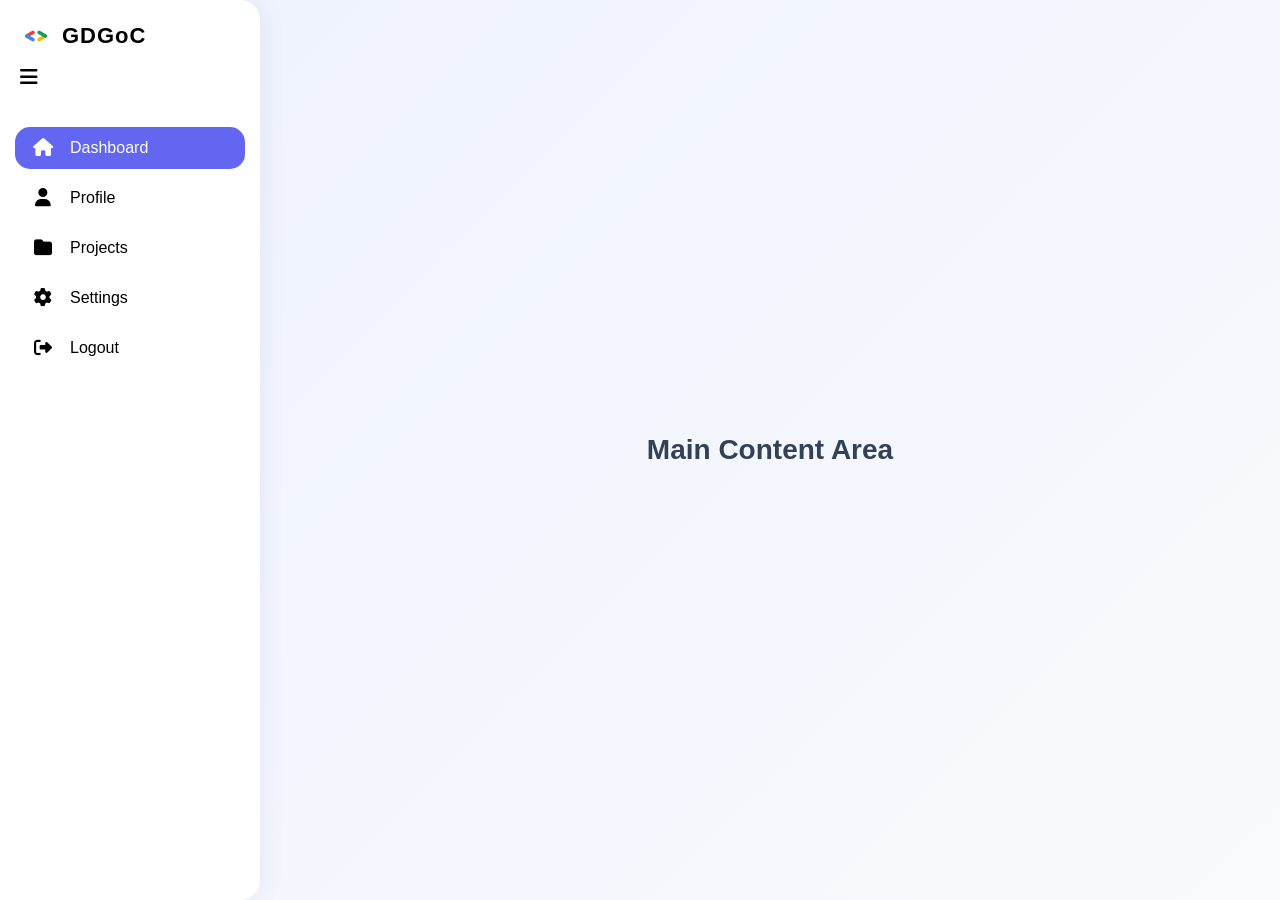
<file: Internship/Level 1/Task 1/index.html>
<!--
HTML Structure for Responsive Sidebar
Description: A responsive sidebar that collapses on desktop and converts to a top bar on mobile
-->
<!DOCTYPE html>
<html lang="en">
<head>
  <!-- Meta tags for character set and viewport settings -->
  <meta charset="UTF-8">
  <meta name="viewport" content="width=device-width, initial-scale=1.0">
  <!-- Page title -->
  <title>Task1|Sidebar</title>
  <!-- Link to external stylesheets -->
  <link rel="stylesheet" href="style.css">
  <link href="https://cdnjs.cloudflare.com/ajax/libs/font-awesome/6.5.0/css/all.min.css" rel="stylesheet">
</head>
<body>

  <!-- Sidebar container with toggle functionality -->
  <div class="sidebar" id="sidebar">
    <div>
      <!-- Top section containing logo and toggle button -->
      <div class="top-section">
        <div class="logo">
          <!-- Logo image from assets folder -->
          <img src="./Assets/logo.png" alt="Logo" class="logo-img">
          <!-- Logo text placeholder -->
          <span class="logo-text">GDGoC</span>
        </div>
        <!-- Toggle button for sidebar collapse/expansion -->
        <button class="toggle-btn" id="toggleBtn">
          <i class="fas fa-bars"></i>
        </button>
      </div>

      <!-- Navigation menu items -->
      <nav>
        <!-- Active navigation item (Dashboard) -->
        <div class="nav-item active">
          <i class="fas fa-home"></i>
          <span class="nav-text">Dashboard</span>
        </div>

        <!-- Profile navigation item -->
        <div class="nav-item">
          <i class="fas fa-user"></i>
          <span class="nav-text">Profile</span>
        </div>

        <!-- Projects navigation item -->
        <div class="nav-item">
          <i class="fas fa-folder"></i>
          <span class="nav-text">Projects</span>
        </div>

        <!-- Settings navigation item -->
        <div class="nav-item">
          <i class="fas fa-cog"></i>
          <span class="nav-text">Settings</span>
        </div>

        <!-- Logout navigation item -->
        <div class="nav-item">
          <i class="fas fa-right-from-bracket"></i>
          <span class="nav-text">Logout</span>
        </div>
      </nav>
    </div>
  </div>

  <!-- Main content area that adjusts based on sidebar state -->
  <div class="main-content">
    Main Content Area
  </div>

  <!-- Link to JavaScript file for interactivity -->
  <script src="script.js"></script>
</body>
</html>
</file>
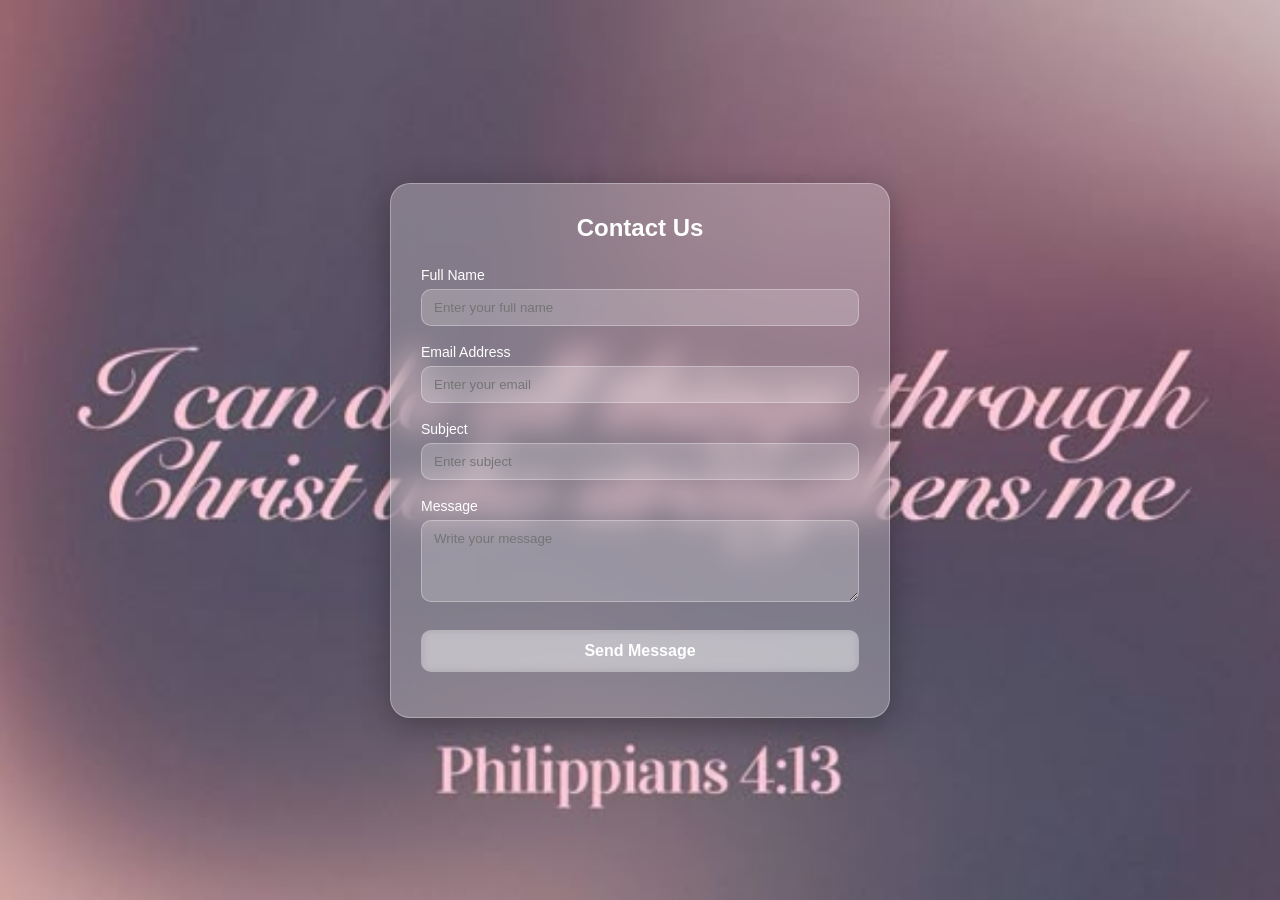
<file: Internship/Level 1/Task 2/index.html>
<!--
Contact Form HTML
Description: A contact form with glass morphism effect and validation
-->
<!DOCTYPE html>
<html lang="en">
<head>
  <!-- Meta tags for character encoding and responsive viewport -->
  <meta charset="UTF-8">
  <meta name="viewport" content="width=device-width, initial-scale=1.0">
  <!-- Page title -->
  <title>Task2|Contact Form</title>
  <!-- Link to external stylesheet for styling -->
  <link rel="stylesheet" href="style.css">
</head>
<body>

  <!-- Container for the form with centered alignment -->
  <div class="container">
    <!-- Glass morphism contact form with validation -->
    <form id="contactForm" class="glass-form" novalidate>
      <!-- Form header -->
      <h2>Contact Us</h2>

      <!-- Full name input group -->
      <div class="input-group">
        <label>Full Name</label>
        <input type="text" id="fullName" placeholder="Enter your full name">
        <small class="error"></small>
      </div>

      <!-- Email input group -->
      <div class="input-group">
        <label>Email Address</label>
        <input type="email" id="email" placeholder="Enter your email">
        <small class="error"></small>
      </div>

      <!-- Subject input group -->
      <div class="input-group">
        <label>Subject</label>
        <input type="text" id="subject" placeholder="Enter subject">
        <small class="error"></small>
      </div>

      <!-- Message text area group -->
      <div class="input-group">
        <label>Message</label>
        <textarea id="message" rows="4" placeholder="Write your message"></textarea>
        <small class="error"></small>
      </div>

      <!-- Submit button for form submission -->
      <button type="submit" class="submit-btn">Send Message</button>
      <!-- Success message display area -->
      <p id="successMessage" class="success"></p>
    </form>
  </div>

  <!-- Link to JavaScript file for form validation -->
  <script src="script.js"></script>
</body>
</html>
</file>
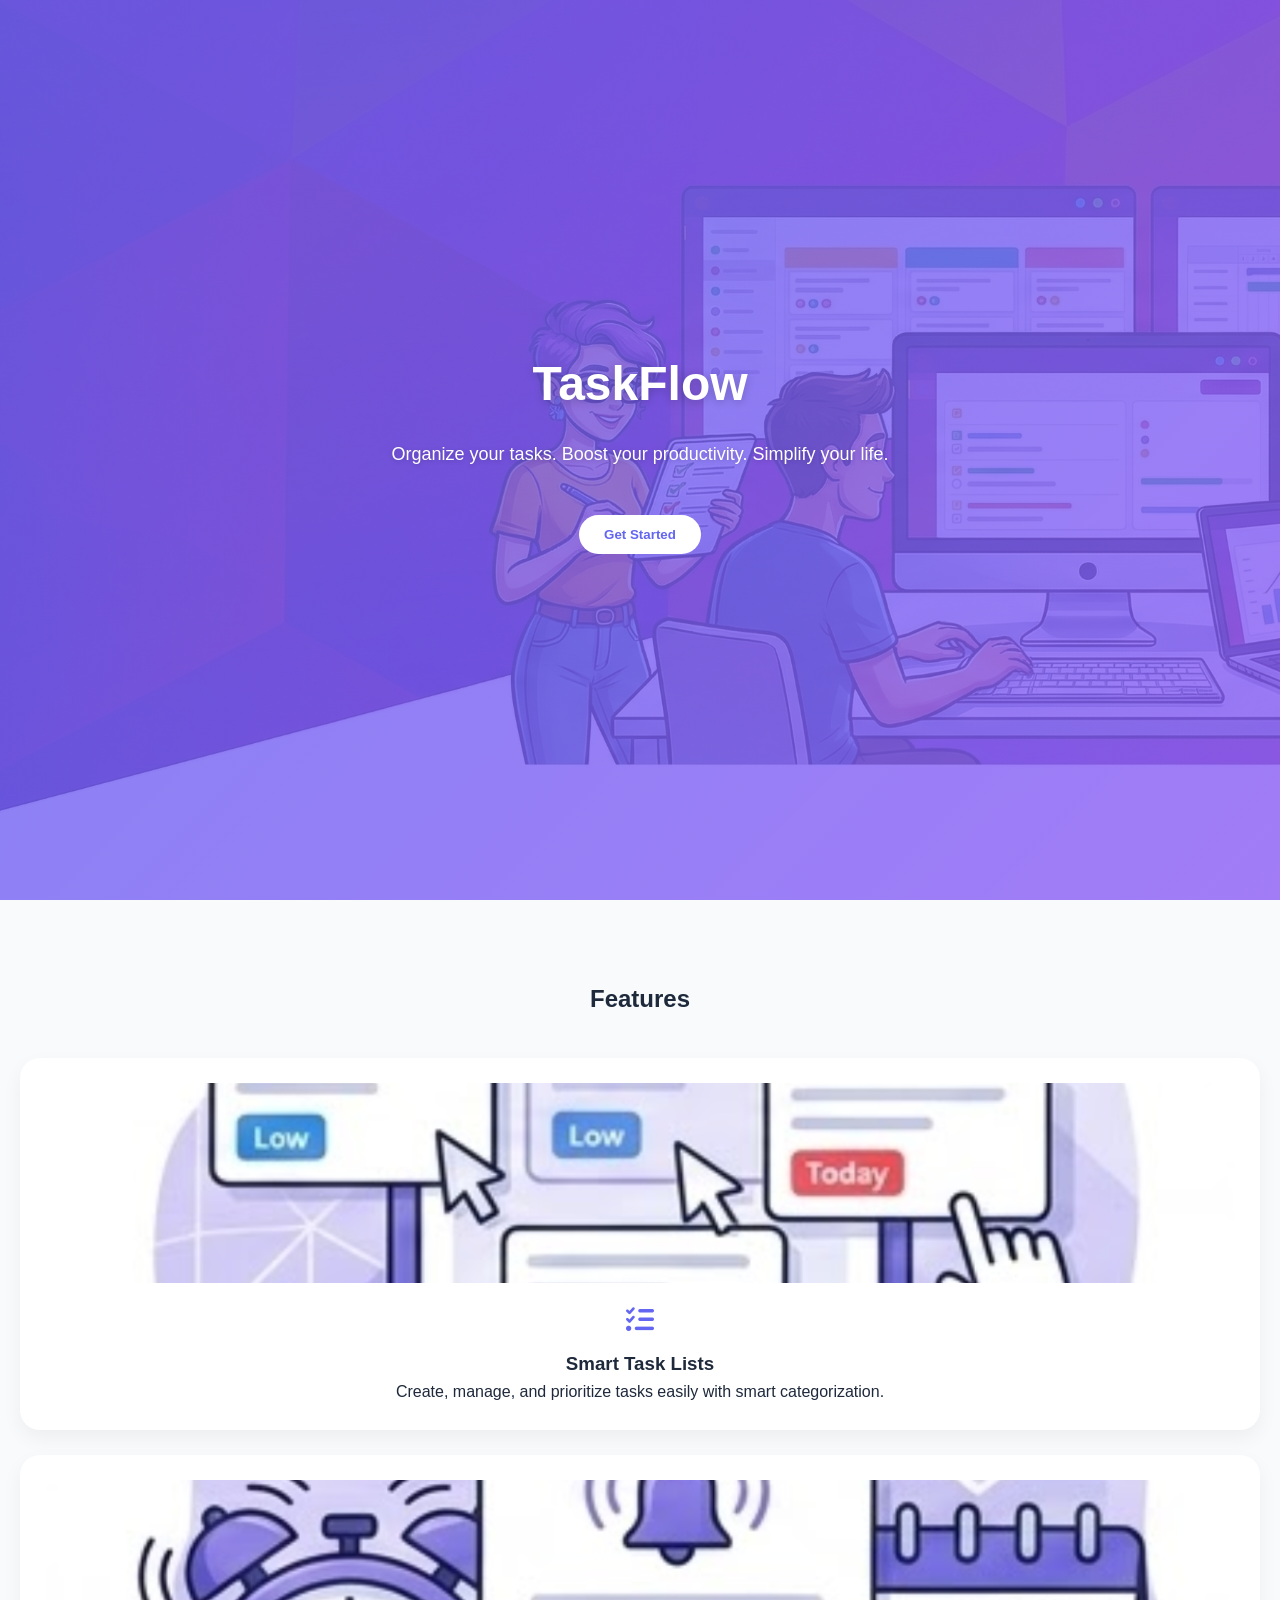
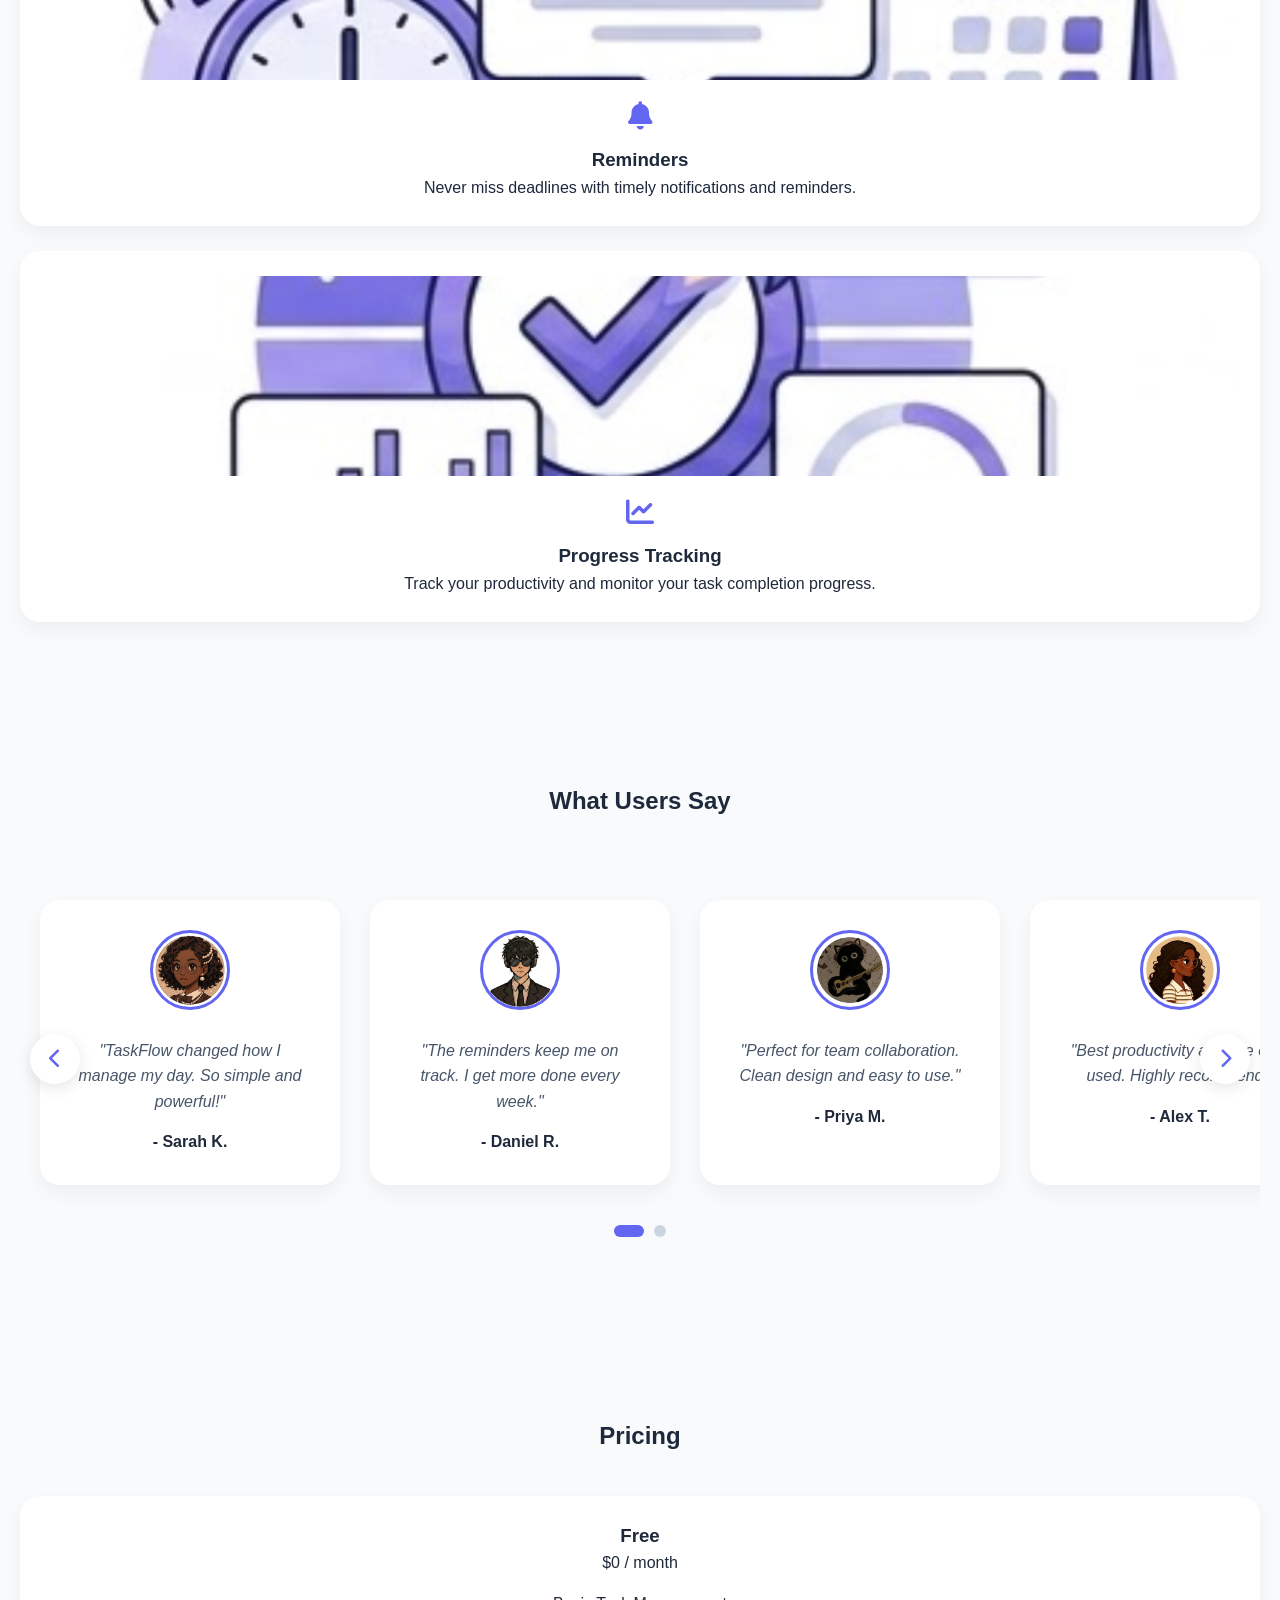
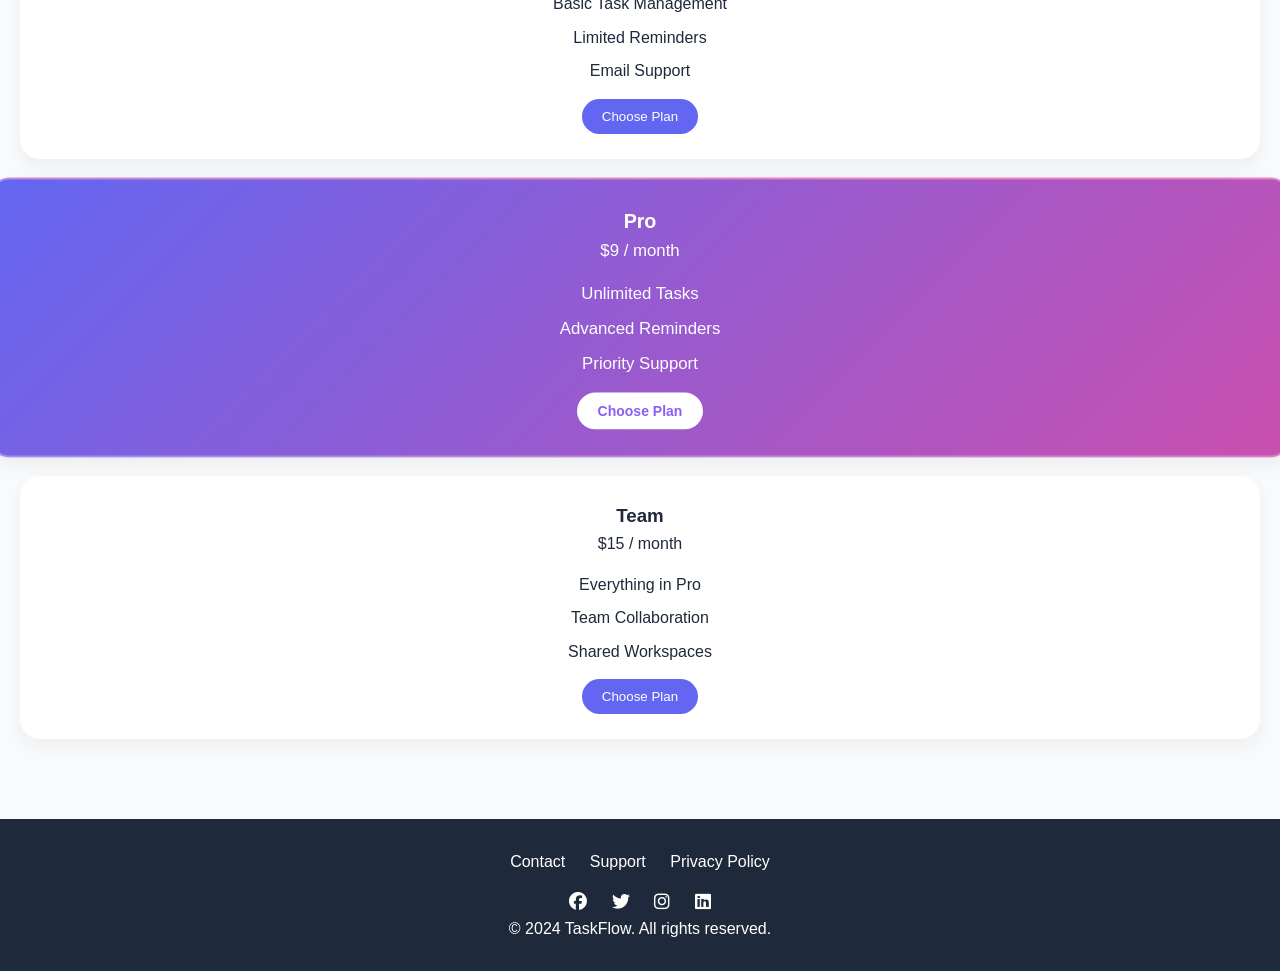
<file: Internship/Level 2/Task 3/index.html>
<!--
Productivity App Landing Page
Description: A modern landing page for TaskFlow app with scroll animations
-->
<!DOCTYPE html>
<html lang="en">
<head>
  <!-- Meta tags for character encoding and responsive viewport -->
  <meta charset="UTF-8">
  <meta name="viewport" content="width=device-width, initial-scale=1.0">
  <!-- Page title -->
  <title>TaskFlow</title>
  <!-- Link to external stylesheet -->
  <link rel="stylesheet" href="style.css">
  <!-- Font Awesome icons for UI elements -->
  <link href="https://cdnjs.cloudflare.com/ajax/libs/font-awesome/6.5.0/css/all.min.css" rel="stylesheet">
</head>
<body>

  <!-- Loading Screen: Displays during page load with background image, fades out after 2 seconds -->
  <div class="loading-screen" id="loadingScreen">
    <img src="./Assets/loading bg.png" alt="Loading Background" class="loading-bg">
    <div class="loading-content">
      <h1>TaskFlow</h1>
      <p>Loading...</p>
    </div>
  </div>

  <!-- Hero Section: Main header with background image overlay and call-to-action button -->
  <header class="hero reveal">
    <div class="hero-bg-image"></div>
    <div class="hero-content">
      <h1>TaskFlow</h1>
      <p>Organize your tasks. Boost your productivity. Simplify your life.</p>
      <button class="primary-btn">Get Started</button>
    </div>
  </header>

  <!-- Features Section: Three feature cards with images and icons -->
  <section class="features reveal">
    <h2>Features</h2>
    <div class="feature-grid">
      <!-- Feature 1: Smart Task Lists with fe1.png -->
      <div class="feature-card">
        <img src="./Assets/fe1.png" alt="Smart Task Lists">
        <i class="fas fa-list-check"></i>
        <h3>Smart Task Lists</h3>
        <p>Create, manage, and prioritize tasks easily with smart categorization.</p>
      </div>
      <!-- Feature 2: Reminders with fe2.png -->
      <div class="feature-card">
        <img src="./Assets/fe2.png" alt="Reminders">
        <i class="fas fa-bell"></i>
        <h3>Reminders</h3>
        <p>Never miss deadlines with timely notifications and reminders.</p>
      </div>
      <!-- Feature 3: Progress Tracking with fe3.png -->
      <div class="feature-card">
        <img src="./Assets/fe3.png" alt="Progress Tracking">
        <i class="fas fa-chart-line"></i>
        <h3>Progress Tracking</h3>
        <p>Track your productivity and monitor your task completion progress.</p>
      </div>
    </div>
  </section>

  <!-- Reviews Section: Swipeable testimonials carousel with 6 user profiles -->
  <section class="reviews reveal">
    <h2>What Users Say</h2>
    <div class="testimonial-slider">
      <div class="testimonial-track" id="testimonialTrack">
        <!-- Testimonial 1: pro1.png -->
        <div class="testimonial-card">
          <img src="./Assets/pro1.png" alt="User 1" class="profile-pic">
          <p>"TaskFlow changed how I manage my day. So simple and powerful!"</p>
          <h4>- Sarah K.</h4>
        </div>
        <!-- Testimonial 2: pro2.png -->
        <div class="testimonial-card">
          <img src="./Assets/pro2.png" alt="User 2" class="profile-pic">
          <p>"The reminders keep me on track. I get more done every week."</p>
          <h4>- Daniel R.</h4>
        </div>
        <!-- Testimonial 3: pro3.png -->
        <div class="testimonial-card">
          <img src="./Assets/pro3.png" alt="User 3" class="profile-pic">
          <p>"Perfect for team collaboration. Clean design and easy to use."</p>
          <h4>- Priya M.</h4>
        </div>
        <!-- Testimonial 4: pro4.png -->
        <div class="testimonial-card">
          <img src="./Assets/pro4.png" alt="User 4" class="profile-pic">
          <p>"Best productivity app I've ever used. Highly recommend!"</p>
          <h4>- Alex T.</h4>
        </div>
        <!-- Testimonial 5: pro5.jpg -->
        <div class="testimonial-card">
          <img src="Assets/pro5.jpg" alt="User 5" class="profile-pic">
          <p>"TaskFlow helps me stay organized and focused throughout the day."</p>
          <h4>- Emma W.</h4>
        </div>
        <!-- Testimonial 6: pro6.png -->
        <div class="testimonial-card">
          <img src="./Assets/pro6.png" alt="User 6" class="profile-pic">
          <p>"The interface is intuitive and the features are exactly what I needed."</p>
          <h4>- Michael C.</h4>
        </div>
      </div>
      <!-- Navigation buttons for slider -->
      <button class="slider-btn prev" id="prevBtn"><i class="fas fa-chevron-left"></i></button>
      <button class="slider-btn next" id="nextBtn"><i class="fas fa-chevron-right"></i></button>
      <!-- Dots indicator for slider progress -->
      <div class="slider-dots" id="sliderDots"></div>
    </div>
  </section>

  <!-- Pricing Section: Three pricing tiers (Free, Pro, Team) with animated gradient on Pro -->
  <section class="pricing reveal">
    <h2>Pricing</h2>
    <div class="pricing-grid">
      <!-- Free Plan -->
      <div class="price-card">
        <h3>Free</h3>
        <p class="price">$0 / month</p>
        <ul>
          <li>Basic Task Management</li>
          <li>Limited Reminders</li>
          <li>Email Support</li>
        </ul>
        <button>Choose Plan</button>
      </div>
      <!-- Pro Plan (Featured): Has animated blue-purple-pink gradient -->
      <div class="price-card featured">
        <h3>Pro</h3>
        <p class="price">$9 / month</p>
        <ul>
          <li>Unlimited Tasks</li>
          <li>Advanced Reminders</li>
          <li>Priority Support</li>
        </ul>
        <button>Choose Plan</button>
      </div>
      <!-- Team Plan -->
      <div class="price-card">
        <h3>Team</h3>
        <p class="price">$15 / month</p>
        <ul>
          <li>Everything in Pro</li>
          <li>Team Collaboration</li>
          <li>Shared Workspaces</li>
        </ul>
        <button>Choose Plan</button>
      </div>
    </div>
  </section>

  <!-- Footer Section: Contact links and social media icons -->
  <footer class="footer reveal">
    <div class="contact-links">
      <a href="#">Contact</a>
      <a href="#">Support</a>
      <a href="#">Privacy Policy</a>
    </div>
    <div class="social-icons">
      <i class="fab fa-facebook"></i>
      <i class="fab fa-twitter"></i>
      <i class="fab fa-instagram"></i>
      <i class="fab fa-linkedin"></i>
    </div>
    <p>&copy; 2024 TaskFlow. All rights reserved.</p>
  </footer>

  <!-- JavaScript file for interactivity and animations -->
  <script src="script.js"></script>
</body>
</html>
</file>
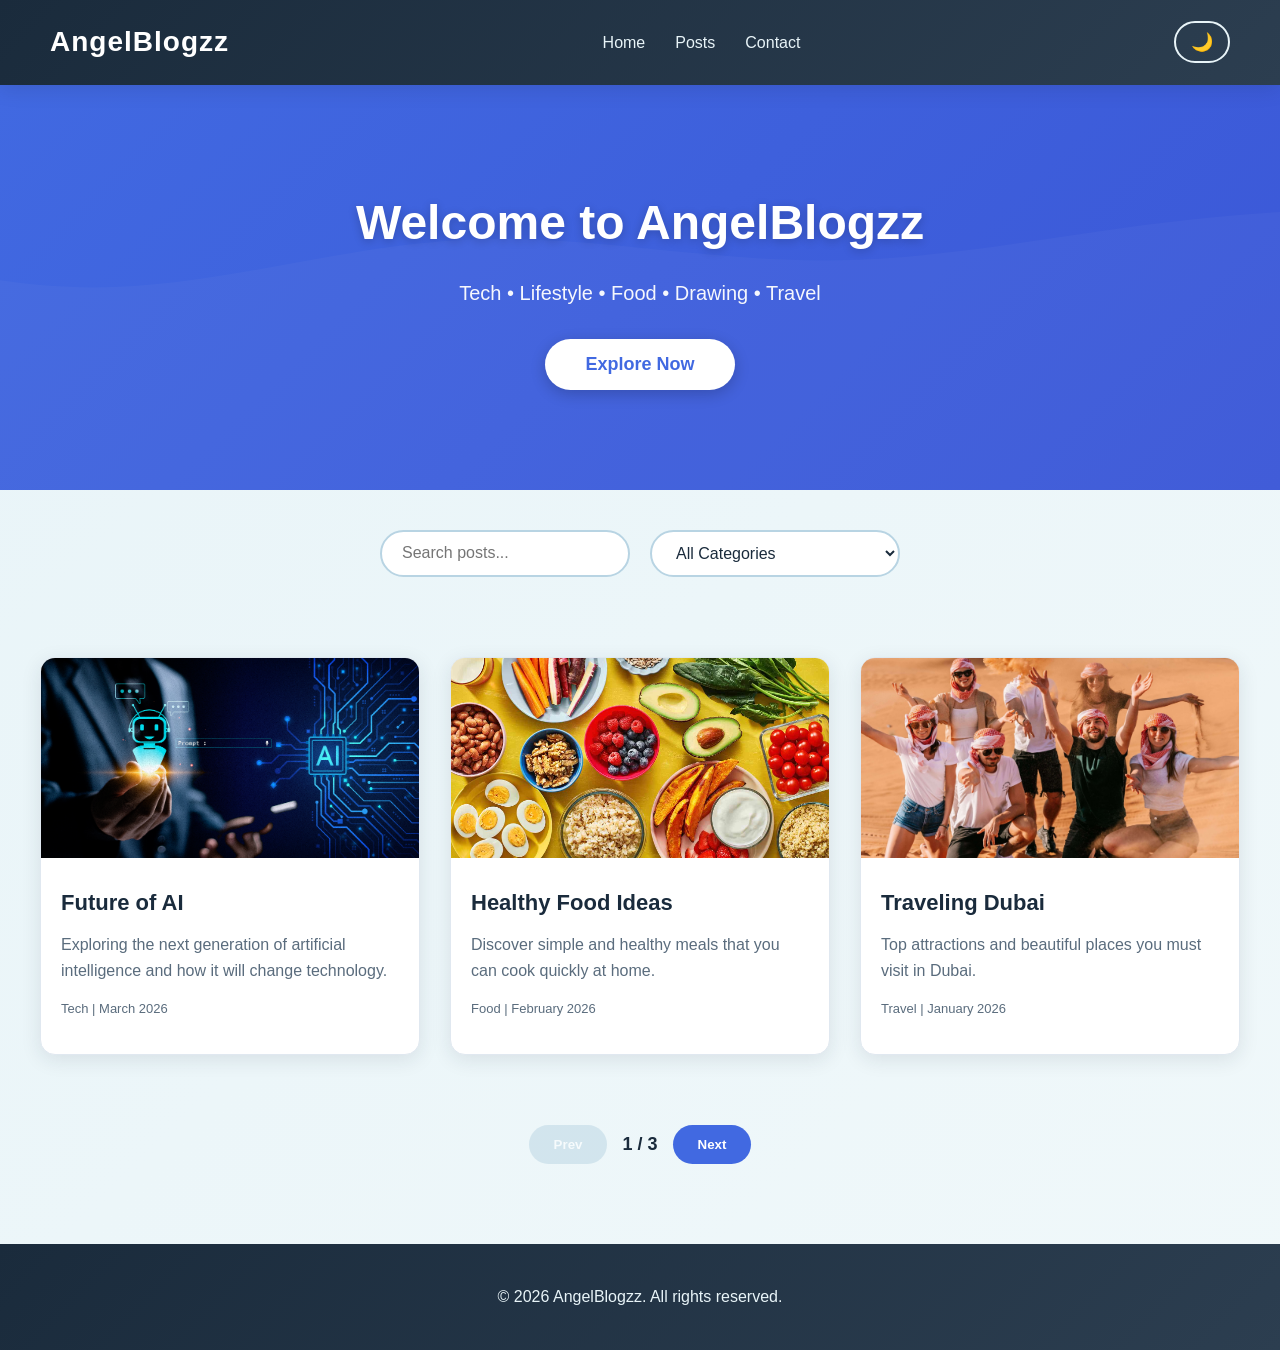
<file: Internship/Level 2/Task 4/index.html>
<!--
Color Palette: Deep teal, midnight blue, rich burgundy featured cards
-->
<!DOCTYPE html>
<html lang="en">
<head>
  <!-- Meta tags for character encoding and responsive viewport -->
  <meta charset="UTF-8">
  <meta name="viewport" content="width=device-width, initial-scale=1.0">
  <!-- Page title -->
  <title>AngelBlogzz</title>
  <!-- External stylesheet -->
  <link rel="stylesheet" href="style.css">
</head>
<body>

  <!-- Navigation Bar -->
  <nav class="navbar">
    <h2 class="logo">AngelBlogzz</h2>
    <ul class="nav-links">
      <li><a href="#home">Home</a></li>
      <li><a href="#posts">Posts</a></li>
      <li><a href="#contact">Contact</a></li>
    </ul>
    <button id="themeToggle" class="theme-btn">🌙</button>
  </nav>

  <!-- Hero Section with gradient background -->
  <header id="home" class="hero">
    <div class="hero-content">
      <h1>Welcome to AngelBlogzz</h1>
      <p>Tech • Lifestyle • Food • Drawing • Travel</p>
      <button class="cta-btn">Explore Now</button>
    </div>
  </header>

  <!-- Search and Filter Controls -->
  <section class="controls">
    <input type="text" id="searchInput" placeholder="Search posts...">
    <select id="categoryFilter">
      <option value="all">All Categories</option>
      <option value="tech">Tech</option>
      <option value="lifestyle">Lifestyle</option>
      <option value="food">Food</option>
      <option value="drawing">Drawing</option>
      <option value="travel">Travel</option>
    </select>
  </section>

  <!-- Blog Posts Grid -->
  <section id="posts" class="blog-container">
    
    <!-- POST 1: Tech -->
    <div class="card" data-category="tech">
      <img src="Assets/img1.jpg" alt="AI Technology">
      <div class="card-content">
        <h3 class="title">Future of AI</h3>
        <p>Exploring the next generation of artificial intelligence and how it will change technology.</p>
        <p class="meta">Tech | March 2026</p>
      </div>
    </div>

    <!-- POST 2: Food -->
    <div class="card" data-category="food">
      <img src="Assets/img2.jpg" alt="Healthy Food">
      <div class="card-content">
        <h3 class="title">Healthy Food Ideas</h3>
        <p>Discover simple and healthy meals that you can cook quickly at home.</p>
        <p class="meta">Food | February 2026</p>
      </div>
    </div>

    <!-- POST 3: Travel -->
    <div class="card" data-category="travel">
      <img src="Assets/img4.jpg" alt="Dubai Travel">
      <div class="card-content">
        <h3 class="title">Traveling Dubai</h3>
        <p>Top attractions and beautiful places you must visit in Dubai.</p>
        <p class="meta">Travel | January 2026</p>
      </div>
    </div>

    <!-- POST 4: Drawing -->
    <div class="card" data-category="drawing">
      <img src="Assets/img3.jpg" alt="Drawing Art">
      <div class="card-content">
        <h3 class="title">Sketching Basics</h3>
        <p>Learn the fundamentals of drawing and start creating your own sketches.</p>
        <p class="meta">Drawing | January 2026</p>
      </div>
    </div>

    <!-- POST 5: Lifestyle -->
    <div class="card" data-category="lifestyle">
      <img src="Assets/img5.jpg" alt="Lifestyle Tips">
      <div class="card-content">
        <h3 class="title">Daily Lifestyle Tips</h3>
        <p>Improve your daily routine with these simple lifestyle habits.</p>
        <p class="meta">Lifestyle | February 2026</p>
      </div>
    </div>

    <!-- POST 6: Tech -->
    <div class="card" data-category="tech">
      <img src="Assets/img6.jpg" alt="Tech Gadgets">
      <div class="card-content">
        <h3 class="title">Latest Tech Gadgets</h3>
        <p>Check out the newest gadgets and innovations in technology.</p>
        <p class="meta">Tech | March 2026</p>
      </div>
    </div>

    <!-- POST 7: Food -->
    <div class="card" data-category="food">
      <img src="Assets/img7.jpg" alt="Street Food">
      <div class="card-content">
        <h3 class="title">Street Food Around the World</h3>
        <p>Explore some of the best street food dishes from different countries.</p>
        <p class="meta">Food | January 2026</p>
      </div>
    </div>

    <!-- POST 8: Travel -->
    <div class="card" data-category="travel">
      <img src="Assets/img8.png" alt="Mountain Travel">
      <div class="card-content">
        <h3 class="title">Mountain Adventures</h3>
        <p>Experience the thrill of mountain traveling and outdoor adventures.</p>
        <p class="meta">Travel | February 2026</p>
      </div>
    </div>

    <!-- POST 9: Drawing -->
    <div class="card" data-category="drawing">
      <img src="Assets/img9.jpg" alt="Advanced Drawing">
      <div class="card-content">
        <h3 class="title">Advanced Drawing Techniques</h3>
        <p>Improve shading, depth, and artistic techniques in your sketches.</p>
        <p class="meta">Drawing | March 2026</p>
      </div>
    </div>

  </section>

  <!-- Pagination Controls -->
  <div class="pagination">
    <button id="prevBtn">Prev</button>
    <span id="pageNum"></span>
    <button id="nextBtn">Next</button>
  </div>

  <!-- Scroll to Top Button -->
  <button id="scrollTop">↑</button>

  <!-- Footer Section -->
  <footer id="contact">
    <p>© 2026 AngelBlogzz. All rights reserved.</p>
  </footer>

  <!-- JavaScript for interactivity -->
  <script src="script.js"></script>
</body>
</html>
</file>
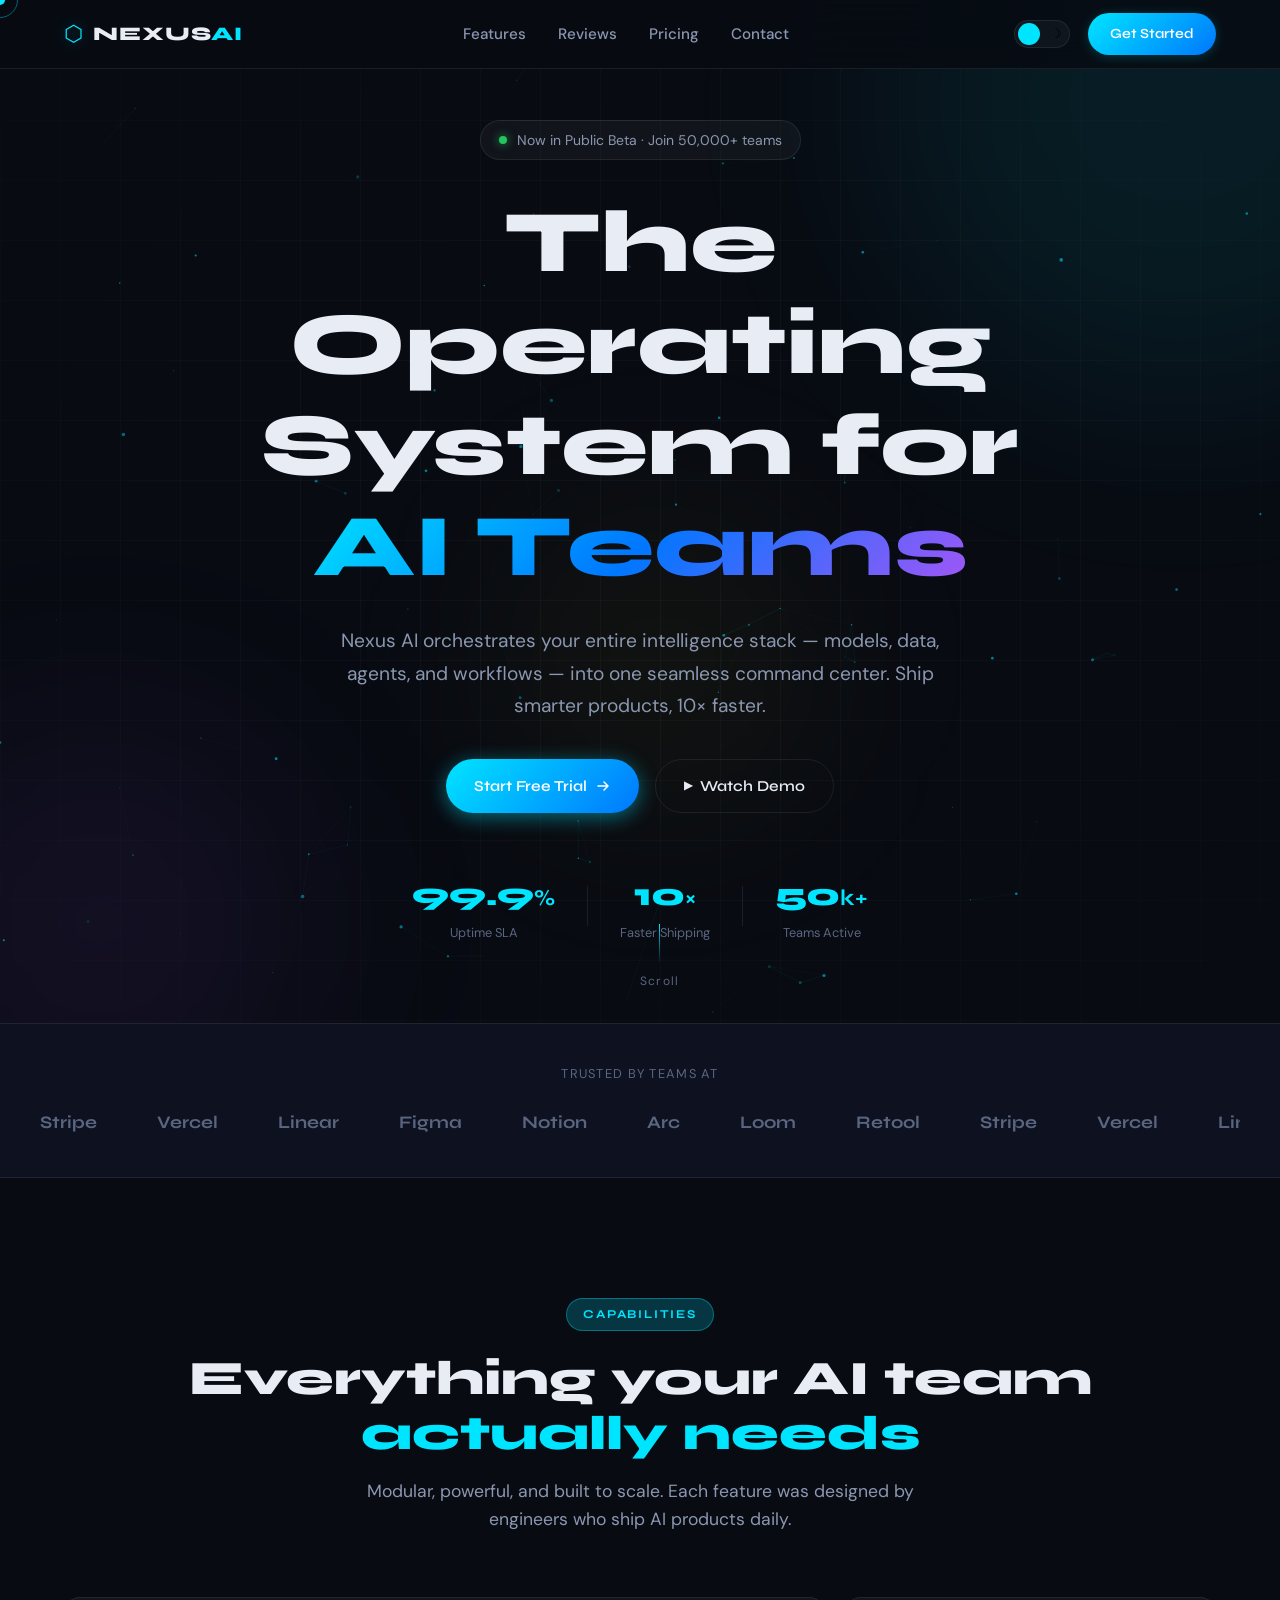
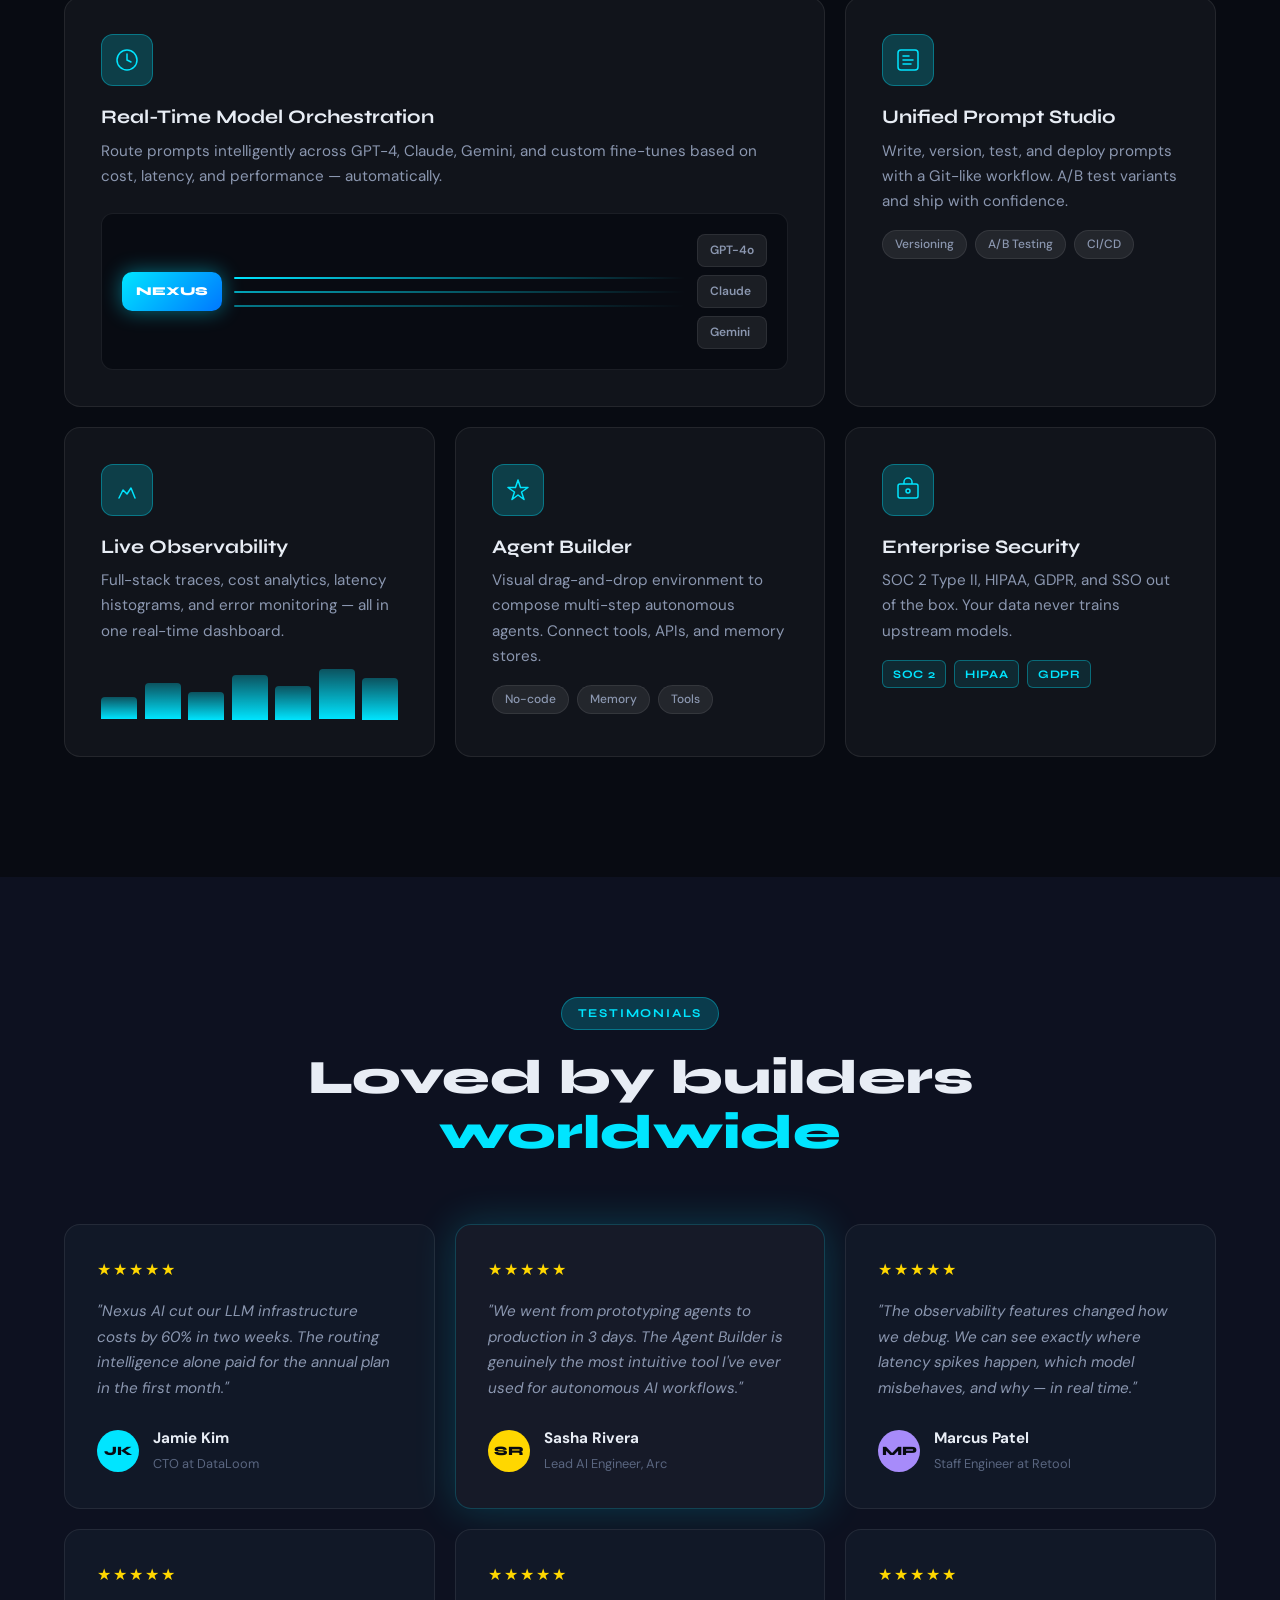
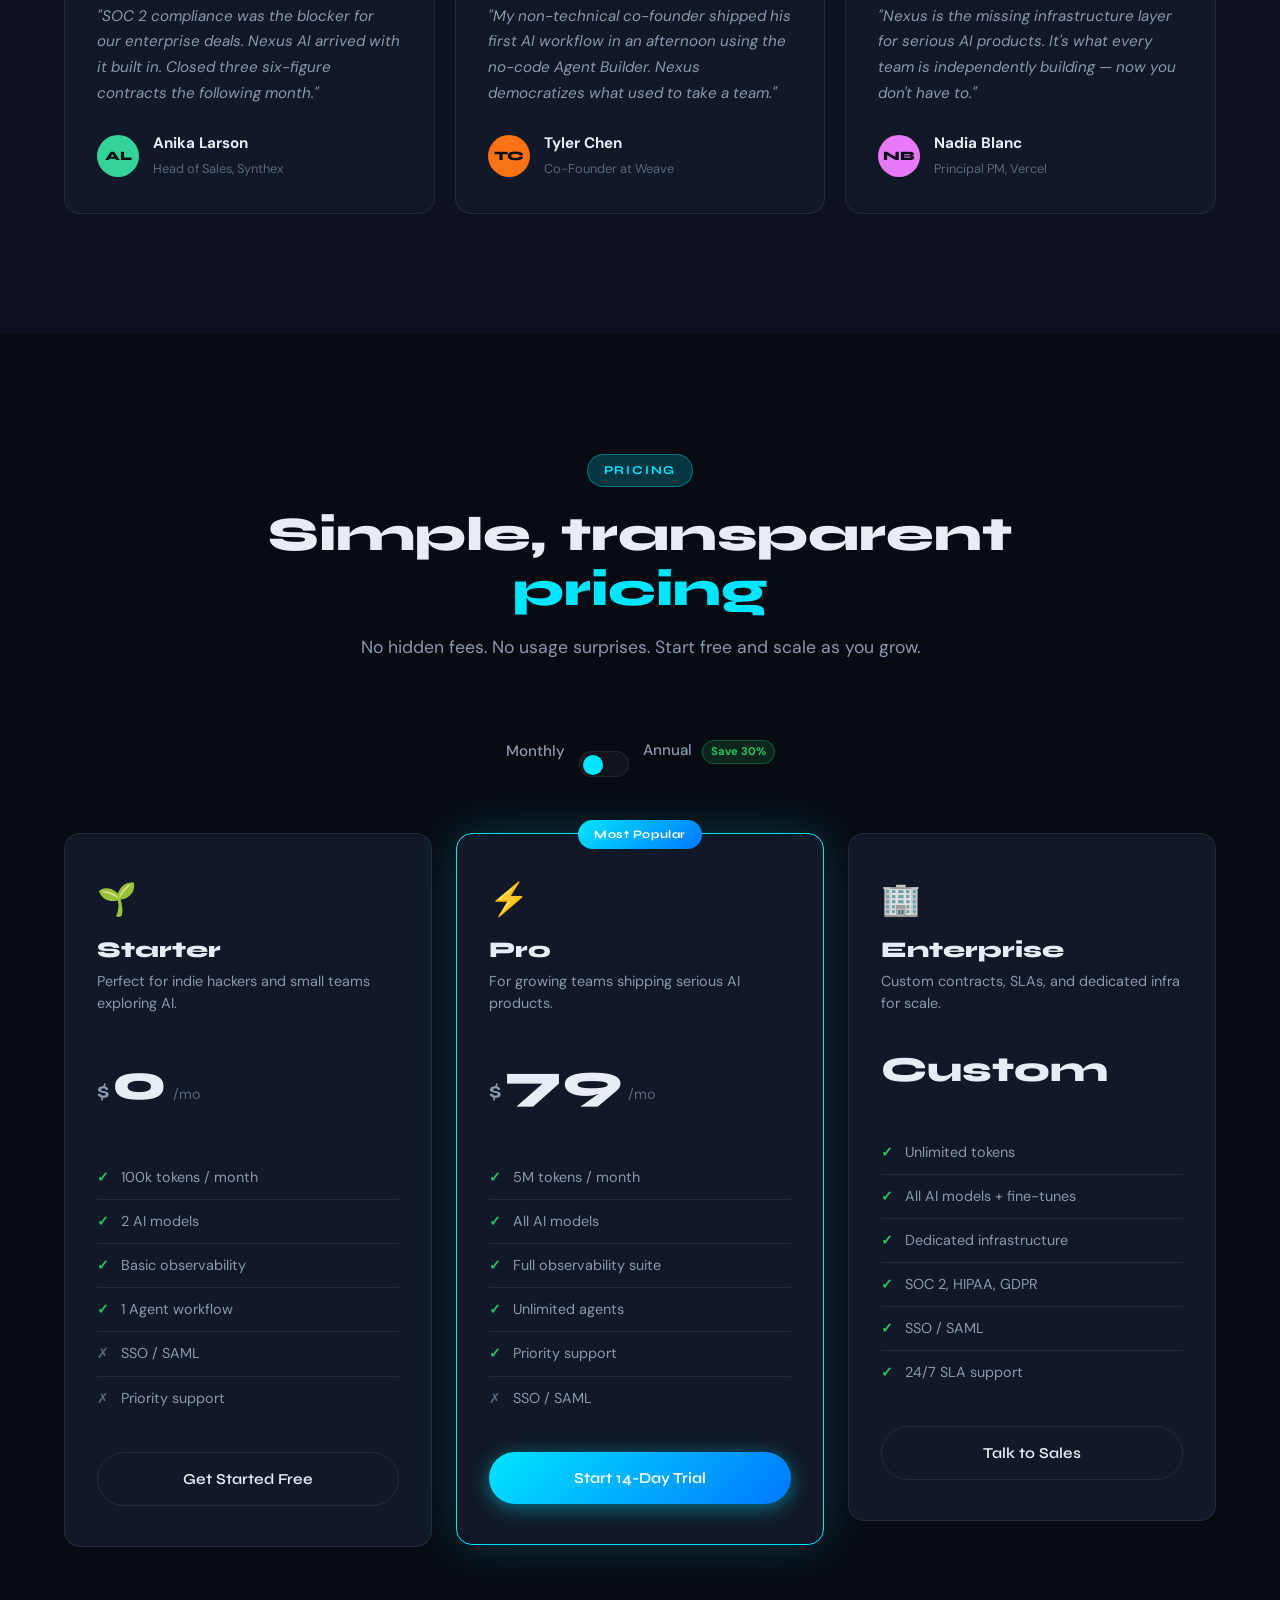
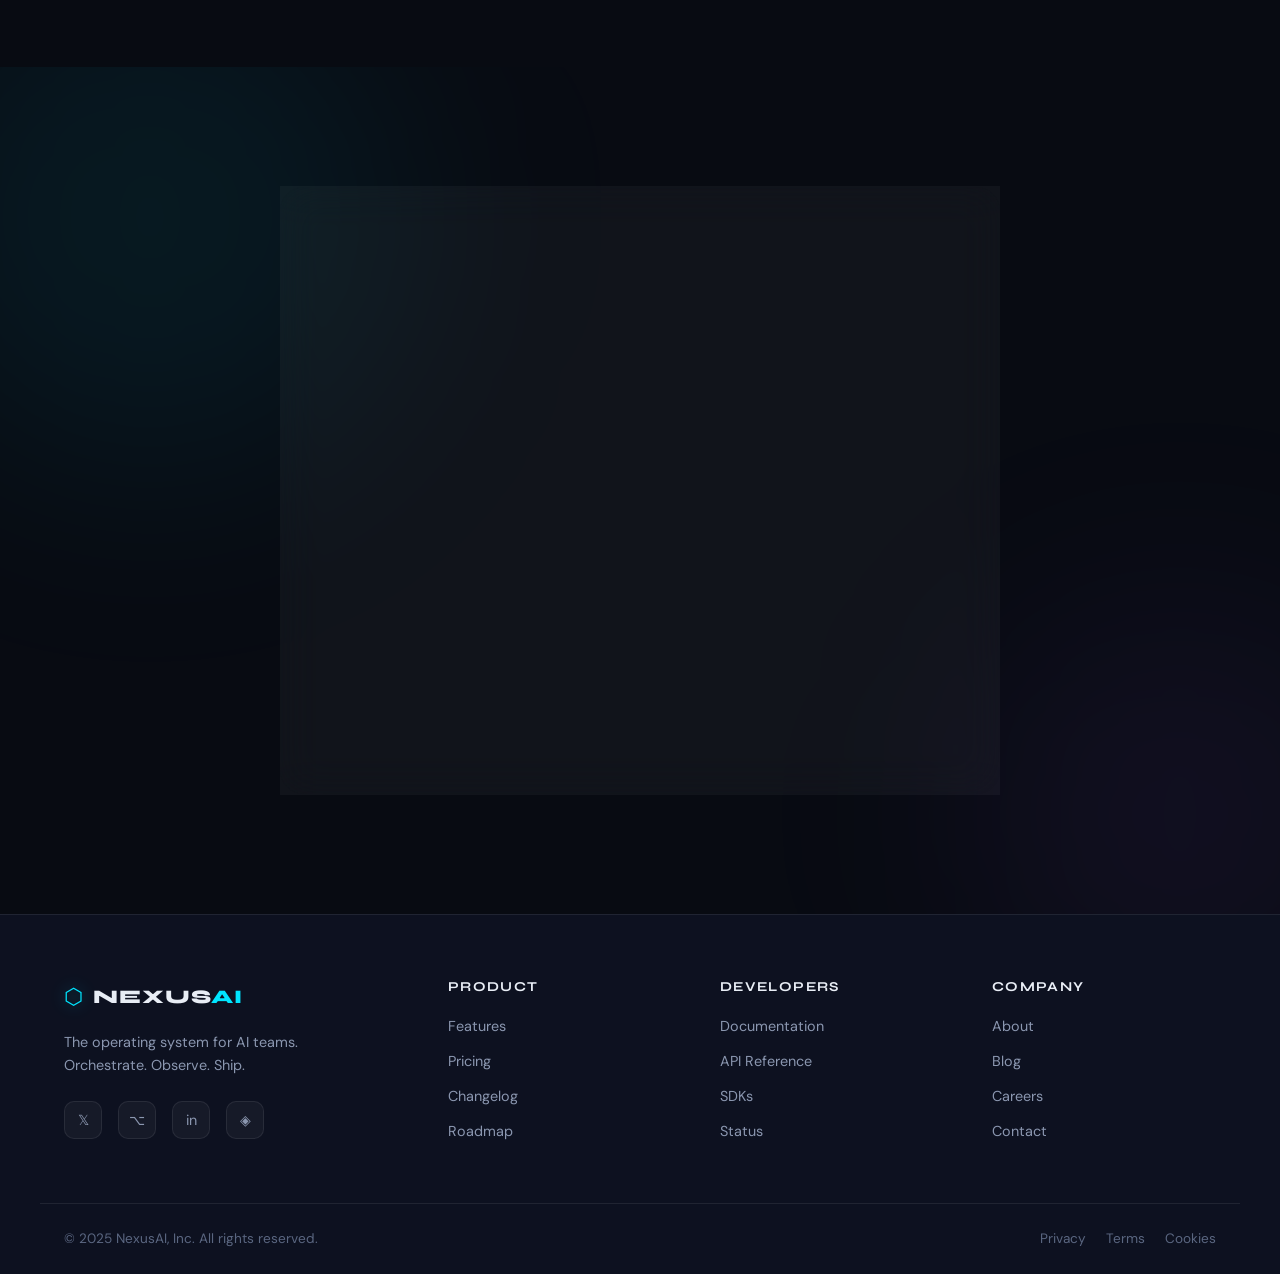
<file: Internship/Level 2/Task 5/index.html>
<!DOCTYPE html>
<html lang="en" data-theme="dark">
<head>
  <!-- Meta tags for character encoding and viewport settings -->
  <meta charset="UTF-8" />
  <meta name="viewport" content="width=device-width, initial-scale=1.0" />
  <title>Nexus AI</title>
  
  <!-- Main stylesheet link -->
  <link rel="stylesheet" href="style.css" />
  
  <!-- Google Fonts -->
  <link rel="preconnect" href="https://fonts.googleapis.com" />
  <link rel="preconnect" href="https://fonts.gstatic.com" crossorigin />
  <link href="https://fonts.googleapis.com/css2?family=Syne:wght@400;500;600;700;800&family=DM+Sans:ital,wght@0,300;0,400;0,500;1,300&display=swap" rel="stylesheet" />
</head>
<body>

  <!--------- Custom cursor ---------->
  <div class="cursor" id="cursor"></div>
  <div class="cursor-follower" id="cursorFollower"></div>

  <!------------ NAVBAR  ----------->
  <nav class="navbar" id="navbar">
    <div class="nav-container">
      <!-- Logo section -->
      <a href="#" class="nav-logo">
        <span class="logo-icon">⬡</span>
        <span class="logo-text">NEXUS<span class="logo-accent">AI</span></span>
      </a>
      <!-- Navigation links -->
      <ul class="nav-links" id="navLinks">
        <li><a href="#features">Features</a></li>
        <li><a href="#testimonials">Reviews</a></li>
        <li><a href="#pricing">Pricing</a></li>
        <li><a href="#cta">Contact</a></li>
      </ul>
      <!-- Nav actions -->
      <div class="nav-actions">
        <button class="theme-toggle" id="themeToggle" aria-label="Toggle theme">
          <span class="toggle-track">
            <span class="toggle-sun">☀</span>
            <span class="toggle-moon">☽</span>
            <span class="toggle-thumb"></span>
          </span>
        </button>
        <a href="#pricing" class="btn btn-nav">Get Started</a>
        <button class="hamburger" id="hamburger" aria-label="Toggle menu">
          <span></span><span></span><span></span>
        </button>
      </div>
    </div>
  </nav>

  <!----------- HERO SECTION ----------->
  <section class="hero" id="hero">
    <!------- Background elements------->
    <div class="hero-bg">
      <div class="grid-overlay"></div>
      <div class="orb orb-1"></div>
      <div class="orb orb-2"></div>
      <div class="orb orb-3"></div>
      <canvas class="particles-canvas" id="particlesCanvas"></canvas>
    </div>
    <div class="hero-container">
      <!-- Beta badge notification -->
      <div class="hero-badge">
        <span class="badge-dot"></span>
        <span>Now in Public Beta · Join 50,000+ teams</span>
      </div>
      <!-- Hero title with animation -->
      <h1 class="hero-title">
        <span class="line-wrap"><span class="line animate-line-1">The Operating</span></span>
        <span class="line-wrap"><span class="line animate-line-2">System for <span class="title-gradient">AI Teams</span></span></span>
      </h1>
      <!-- Hero description/subtitle -->
      <p class="hero-desc animate-fade-up">
        Nexus AI orchestrates your entire intelligence stack — models, data, agents, and workflows — into one seamless command center. Ship smarter products, 10× faster.
      </p>
      <!-- Call-to-action buttons -->
      <div class="hero-actions animate-fade-up delay-1">
        <a href="#pricing" class="btn btn-primary">
          <span>Start Free Trial</span>
          <svg width="16" height="16" viewBox="0 0 16 16" fill="none"><path d="M3 8h10M9 4l4 4-4 4" stroke="currentColor" stroke-width="1.5" stroke-linecap="round" stroke-linejoin="round"/></svg>
        </a>
        <a href="#features" class="btn btn-ghost">
          <span class="play-icon">▶</span>
          Watch Demo
        </a>
      </div>
      <!-- Statistics  -->
      <div class="hero-stats animate-fade-up delay-2">
        <div class="stat">
          <span class="stat-num" data-count="99.9">0</span><span class="stat-unit">%</span>
          <span class="stat-label">Uptime SLA</span>
        </div>
        <div class="stat-divider"></div>
        <div class="stat">
          <span class="stat-num" data-count="10">0</span><span class="stat-unit">×</span>
          <span class="stat-label">Faster Shipping</span>
        </div>
        <div class="stat-divider"></div>
        <div class="stat">
          <span class="stat-num" data-count="50">0</span><span class="stat-unit">k+</span>
          <span class="stat-label">Teams Active</span>
        </div>
      </div>
    </div>
    <!-- Scroll indicator -->
    <div class="hero-scroll">
      <div class="scroll-line"></div>
      <span>Scroll</span>
    </div>
  </section>

  <!-----------LOGOS SECTION --------- -->
  <section class="logos-section">
    <div class="logos-container">
      <p class="logos-label">Trusted by teams at</p>
      <!-- Infinite scrolling logo ticker -->
      <div class="logos-ticker">
        <div class="ticker-track">
          <span class="logo-item">Stripe</span>
          <span class="logo-item">Vercel</span>
          <span class="logo-item">Linear</span>
          <span class="logo-item">Figma</span>
          <span class="logo-item">Notion</span>
          <span class="logo-item">Arc</span>
          <span class="logo-item">Loom</span>
          <span class="logo-item">Retool</span>
          <!-- duplicate for seamless loop -->
          <span class="logo-item">Stripe</span>
          <span class="logo-item">Vercel</span>
          <span class="logo-item">Linear</span>
          <span class="logo-item">Figma</span>
          <span class="logo-item">Notion</span>
          <span class="logo-item">Arc</span>
          <span class="logo-item">Loom</span>
          <span class="logo-item">Retool</span>
        </div>
      </div>
    </div>
  </section>

  <!------------ FEATURES SECTION ----------->
  <section class="features" id="features">
    <div class="section-container">
      <!-- Section header with tagline, title, and description -->
      <div class="section-header">
        <span class="section-tag">CAPABILITIES</span>
        <h2 class="section-title">Everything your AI team<br /><em>actually needs</em></h2>
        <p class="section-desc">Modular, powerful, and built to scale. Each feature was designed by engineers who ship AI products daily.</p>
      </div>
      <!-- Features grid layout -->
      <div class="features-grid">

        <!-- Feature 1: Real-Time Model Orchestration (Large card) -->
        <div class="feature-card feature-card--large reveal">
          <div class="feature-icon">
            <svg width="28" height="28" viewBox="0 0 28 28" fill="none"><circle cx="14" cy="14" r="10" stroke="currentColor" stroke-width="1.5"/><path d="M14 8v6l4 2" stroke="currentColor" stroke-width="1.5" stroke-linecap="round"/></svg>
          </div>
          <h3>Real-Time Model Orchestration</h3>
          <p>Route prompts intelligently across GPT-4, Claude, Gemini, and custom fine-tunes based on cost, latency, and performance — automatically.</p>
          <!-- Visual diagram showing orchestration between models -->
          <div class="feature-visual orchestration-visual">
            <div class="orch-node node-main">NEXUS</div>
            <div class="orch-lines">
              <div class="orch-line"></div>
              <div class="orch-line"></div>
              <div class="orch-line"></div>
            </div>
            <div class="orch-models">
              <div class="orch-model">GPT-4o</div>
              <div class="orch-model">Claude</div>
              <div class="orch-model">Gemini</div>
            </div>
          </div>
        </div>

        <!-- Feature 2: Unified Prompt Studio -->
        <div class="feature-card reveal" style="--delay:0.1s">
          <div class="feature-icon">
            <svg width="28" height="28" viewBox="0 0 28 28" fill="none"><rect x="4" y="4" width="20" height="20" rx="3" stroke="currentColor" stroke-width="1.5"/><path d="M9 14h10M9 10h6M9 18h8" stroke="currentColor" stroke-width="1.5" stroke-linecap="round"/></svg>
          </div>
          <h3>Unified Prompt Studio</h3>
          <p>Write, version, test, and deploy prompts with a Git-like workflow. A/B test variants and ship with confidence.</p>
          <div class="feature-tag-list">
            <span>Versioning</span><span>A/B Testing</span><span>CI/CD</span>
          </div>
        </div>

        <!-- Feature 3: Live Observability -->
        <div class="feature-card reveal" style="--delay:0.2s">
          <div class="feature-icon">
            <svg width="28" height="28" viewBox="0 0 28 28" fill="none"><path d="M6 22l4-8 4 4 4-6 4 10" stroke="currentColor" stroke-width="1.5" stroke-linecap="round" stroke-linejoin="round"/></svg>
          </div>
          <h3>Live Observability</h3>
          <p>Full-stack traces, cost analytics, latency histograms, and error monitoring — all in one real-time dashboard.</p>
          <!-- Mini bar chart visualization -->
          <div class="mini-chart">
            <div class="chart-bar" style="--h:40%"></div>
            <div class="chart-bar" style="--h:65%"></div>
            <div class="chart-bar" style="--h:50%"></div>
            <div class="chart-bar" style="--h:80%"></div>
            <div class="chart-bar" style="--h:60%"></div>
            <div class="chart-bar" style="--h:90%"></div>
            <div class="chart-bar" style="--h:75%"></div>
          </div>
        </div>

        <!-- Feature 4: Agent Builder -->
        <div class="feature-card reveal" style="--delay:0.3s">
          <div class="feature-icon">
            <svg width="28" height="28" viewBox="0 0 28 28" fill="none"><path d="M14 4l2.5 7.5H24l-6.5 4.5 2.5 7.5L14 19l-6 4.5 2.5-7.5L4 11.5h7.5z" stroke="currentColor" stroke-width="1.5" stroke-linejoin="round"/></svg>
          </div>
          <h3>Agent Builder</h3>
          <p>Visual drag-and-drop environment to compose multi-step autonomous agents. Connect tools, APIs, and memory stores.</p>
          <div class="feature-tag-list">
            <span>No-code</span><span>Memory</span><span>Tools</span>
          </div>
        </div>

        <!-- Feature 5: Enterprise Security -->
        <div class="feature-card reveal" style="--delay:0.4s">
          <div class="feature-icon">
            <svg width="28" height="28" viewBox="0 0 28 28" fill="none"><rect x="4" y="8" width="20" height="14" rx="2" stroke="currentColor" stroke-width="1.5"/><path d="M10 8V6a4 4 0 018 0v2" stroke="currentColor" stroke-width="1.5"/><circle cx="14" cy="15" r="2" stroke="currentColor" stroke-width="1.5"/></svg>
          </div>
          <h3>Enterprise Security</h3>
          <p>SOC 2 Type II, HIPAA, GDPR, and SSO out of the box. Your data never trains upstream models.</p>
          <!-- Compliance badges -->
          <div class="security-badges">
            <span class="badge">SOC 2</span>
            <span class="badge">HIPAA</span>
            <span class="badge">GDPR</span>
          </div>
        </div>

      </div>
    </div>
  </section>

  <!-- ═══════════════ TESTIMONIALS SECTION - Customer reviews and testimonials ═══════════════ -->
  <section class="testimonials" id="testimonials">
    <div class="section-container">
      <!-- Section header -->
      <div class="section-header">
        <span class="section-tag">TESTIMONIALS</span>
        <h2 class="section-title">Loved by builders<br /><em>worldwide</em></h2>
      </div>
      <!-- Testimonials grid -->
      <div class="testimonials-grid">

        <!-- Testimonial 1: Jamie Kim, CTO at DataLoom -->
        <div class="testi-card reveal">
          <div class="testi-stars">★★★★★</div>
          <p class="testi-quote">"Nexus AI cut our LLM infrastructure costs by 60% in two weeks. The routing intelligence alone paid for the annual plan in the first month."</p>
          <div class="testi-author">
            <div class="testi-avatar" style="--color:#00e5ff">JK</div>
            <div>
              <strong>Jamie Kim</strong>
              <span>CTO at DataLoom</span>
            </div>
          </div>
        </div>

        <!-- Testimonial 2: Sasha Rivera, Lead AI Engineer at Arc (Highlighted card) -->
        <div class="testi-card testi-card--highlight reveal" style="--delay:0.1s">
          <div class="testi-stars">★★★★★</div>
          <p class="testi-quote">"We went from prototyping agents to production in 3 days. The Agent Builder is genuinely the most intuitive tool I've ever used for autonomous AI workflows."</p>
          <div class="testi-author">
            <div class="testi-avatar" style="--color:#ffd700">SR</div>
            <div>
              <strong>Sasha Rivera</strong>
              <span>Lead AI Engineer, Arc</span>
            </div>
          </div>
        </div>

        <!-- Testimonial 3: Marcus Patel, Staff Engineer at Retool -->
        <div class="testi-card reveal" style="--delay:0.2s">
          <div class="testi-stars">★★★★★</div>
          <p class="testi-quote">"The observability features changed how we debug. We can see exactly where latency spikes happen, which model misbehaves, and why — in real time."</p>
          <div class="testi-author">
            <div class="testi-avatar" style="--color:#a78bfa">MP</div>
            <div>
              <strong>Marcus Patel</strong>
              <span>Staff Engineer at Retool</span>
            </div>
          </div>
        </div>

        <!-- Testimonial 4: Anika Larson, Head of Sales at Synthex -->
        <div class="testi-card reveal" style="--delay:0.3s">
          <div class="testi-stars">★★★★★</div>
          <p class="testi-quote">"SOC 2 compliance was the blocker for our enterprise deals. Nexus AI arrived with it built in. Closed three six-figure contracts the following month."</p>
          <div class="testi-author">
            <div class="testi-avatar" style="--color:#34d399">AL</div>
            <div>
              <strong>Anika Larson</strong>
              <span>Head of Sales, Synthex</span>
            </div>
          </div>
        </div>

        <!-- Testimonial 5: Tyler Chen, Co-Founder at Weave -->
        <div class="testi-card reveal" style="--delay:0.4s">
          <div class="testi-stars">★★★★★</div>
          <p class="testi-quote">"My non-technical co-founder shipped his first AI workflow in an afternoon using the no-code Agent Builder. Nexus democratizes what used to take a team."</p>
          <div class="testi-author">
            <div class="testi-avatar" style="--color:#f97316">TC</div>
            <div>
              <strong>Tyler Chen</strong>
              <span>Co-Founder at Weave</span>
            </div>
          </div>
        </div>

        <!-- Testimonial 6: Nadia Blanc, Principal PM at Vercel -->
        <div class="testi-card reveal" style="--delay:0.5s">
          <div class="testi-stars">★★★★★</div>
          <p class="testi-quote">"Nexus is the missing infrastructure layer for serious AI products. It's what every team is independently building — now you don't have to."</p>
          <div class="testi-author">
            <div class="testi-avatar" style="--color:#e879f9">NB</div>
            <div>
              <strong>Nadia Blanc</strong>
              <span>Principal PM, Vercel</span>
            </div>
          </div>
        </div>

      </div>
    </div>
  </section>

  <!-- ═══════════════ PRICING SECTION - Three-tier pricing with monthly/annual toggle ═══════════════ -->
  <section class="pricing" id="pricing">
    <div class="section-container">
      <!-- Section header -->
      <div class="section-header">
        <span class="section-tag">PRICING</span>
        <h2 class="section-title">Simple, transparent<br /><em>pricing</em></h2>
        <p class="section-desc">No hidden fees. No usage surprises. Start free and scale as you grow.</p>
      </div>
      <!-- Billing toggle: Monthly vs Annual (30% savings) -->
      <div class="pricing-toggle-wrap">
        <span class="toggle-label">Monthly</span>
        <label class="billing-toggle">
          <input type="checkbox" id="billingToggle" />
          <span class="billing-track"><span class="billing-thumb"></span></span>
        </label>
        <span class="toggle-label">Annual <span class="save-badge">Save 30%</span></span>
      </div>
      <!-- Pricing cards grid -->
      <div class="pricing-grid">

        <!-- Plan 1: Starter (Free tier) -->
        <div class="pricing-card reveal">
          <div class="plan-header">
            <span class="plan-icon">🌱</span>
            <h3 class="plan-name">Starter</h3>
            <p class="plan-desc">Perfect for indie hackers and small teams exploring AI.</p>
          </div>
          <div class="plan-price">
            <span class="price-currency">$</span>
            <span class="price-amount" data-monthly="0" data-annual="0">0</span>
            <span class="price-period">/mo</span>
          </div>
          <ul class="plan-features">
            <li><span class="check">✓</span> 100k tokens / month</li>
            <li><span class="check">✓</span> 2 AI models</li>
            <li><span class="check">✓</span> Basic observability</li>
            <li><span class="check">✓</span> 1 Agent workflow</li>
            <li><span class="cross">✗</span> SSO / SAML</li>
            <li><span class="cross">✗</span> Priority support</li>
          </ul>
          <a href="#" class="btn btn-outline plan-btn">Get Started Free</a>
        </div>

        <!-- Plan 2: Pro ($79/mo - Featured/Most Popular) -->
        <div class="pricing-card pricing-card--featured reveal" style="--delay:0.15s">
          <div class="popular-badge">Most Popular</div>
          <div class="plan-header">
            <span class="plan-icon">⚡</span>
            <h3 class="plan-name">Pro</h3>
            <p class="plan-desc">For growing teams shipping serious AI products.</p>
          </div>
          <div class="plan-price">
            <span class="price-currency">$</span>
            <span class="price-amount" data-monthly="79" data-annual="55">79</span>
            <span class="price-period">/mo</span>
          </div>
          <ul class="plan-features">
            <li><span class="check">✓</span> 5M tokens / month</li>
            <li><span class="check">✓</span> All AI models</li>
            <li><span class="check">✓</span> Full observability suite</li>
            <li><span class="check">✓</span> Unlimited agents</li>
            <li><span class="check">✓</span> Priority support</li>
            <li><span class="cross">✗</span> SSO / SAML</li>
          </ul>
          <a href="#" class="btn btn-primary plan-btn">Start 14-Day Trial</a>
        </div>

        <!-- Plan 3: Enterprise (Custom pricing) -->
        <div class="pricing-card reveal" style="--delay:0.3s">
          <div class="plan-header">
            <span class="plan-icon">🏢</span>
            <h3 class="plan-name">Enterprise</h3>
            <p class="plan-desc">Custom contracts, SLAs, and dedicated infra for scale.</p>
          </div>
          <div class="plan-price">
            <span class="price-amount" style="font-size:2.2rem">Custom</span>
          </div>
          <ul class="plan-features">
            <li><span class="check">✓</span> Unlimited tokens</li>
            <li><span class="check">✓</span> All AI models + fine-tunes</li>
            <li><span class="check">✓</span> Dedicated infrastructure</li>
            <li><span class="check">✓</span> SOC 2, HIPAA, GDPR</li>
            <li><span class="check">✓</span> SSO / SAML</li>
            <li><span class="check">✓</span> 24/7 SLA support</li>
          </ul>
          <a href="#cta" class="btn btn-outline plan-btn">Talk to Sales</a>
        </div>

      </div>
    </div>
  </section>

  <!-- ═══════════════ CTA SECTION - Final call-to-action with gradient background ═══════════════ -->
  <section class="cta-section" id="cta">
    <!-- Animated background orbs -->
    <div class="cta-bg">
      <div class="cta-orb cta-orb-1"></div>
      <div class="cta-orb cta-orb-2"></div>
    </div>
    <div class="section-container">
      <div class="cta-box reveal">
        <span class="section-tag">GET STARTED</span>
        <h2 class="cta-title">Ready to build the<br /><span class="title-gradient">future of AI?</span></h2>
        <p class="cta-desc">Join 50,000+ teams already shipping smarter AI products with Nexus. No credit card required for the free plan.</p>
        <!-- CTA action buttons -->
        <div class="cta-actions">
          <a href="#" class="btn btn-primary btn-lg">
            <span>Start Building — It's free</span>
            <svg width="18" height="18" viewBox="0 0 18 18" fill="none"><path d="M3 9h12M11 5l4 4-4 4" stroke="currentColor" stroke-width="1.5" stroke-linecap="round" stroke-linejoin="round"/></svg>
          </a>
          <a href="#" class="btn btn-ghost btn-lg">Schedule a Demo</a>
        </div>
        <p class="cta-note">14-day free trial · No credit card · Cancel anytime</p>
      </div>
    </div>
  </section>

  <!-- ═══════════════ FOOTER - Site links, social media, legal info ═══════════════ -->
  <footer class="footer">
    <div class="footer-container">
      <!-- Footer brand section -->
      <div class="footer-brand">
        <a href="#" class="nav-logo">
          <span class="logo-icon">⬡</span>
          <span class="logo-text">NEXUS<span class="logo-accent">AI</span></span>
        </a>
        <p>The operating system for AI teams. Orchestrate. Observe. Ship.</p>
        <!-- Social media links -->
        <div class="social-links">
          <a href="#" aria-label="Twitter">𝕏</a>
          <a href="#" aria-label="GitHub">⌥</a>
          <a href="#" aria-label="LinkedIn">in</a>
          <a href="#" aria-label="Discord">◈</a>
        </div>
      </div>
      <!-- Footer link columns -->
      <div class="footer-links">
        <!-- Product column -->
        <div class="footer-col">
          <h4>Product</h4>
          <a href="#">Features</a>
          <a href="#">Pricing</a>
          <a href="#">Changelog</a>
          <a href="#">Roadmap</a>
        </div>
        <!-- Developers column -->
        <div class="footer-col">
          <h4>Developers</h4>
          <a href="#">Documentation</a>
          <a href="#">API Reference</a>
          <a href="#">SDKs</a>
          <a href="#">Status</a>
        </div>
        <!-- Company column -->
        <div class="footer-col">
          <h4>Company</h4>
          <a href="#">About</a>
          <a href="#">Blog</a>
          <a href="#">Careers</a>
          <a href="#">Contact</a>
        </div>
      </div>
    </div>
    <!-- Footer bottom: Copyright and legal links -->
    <div class="footer-bottom">
      <p>© 2025 NexusAI, Inc. All rights reserved.</p>
      <div class="footer-legal">
        <a href="#">Privacy</a>
        <a href="#">Terms</a>
        <a href="#">Cookies</a>
      </div>
    </div>
  </footer>
<!--connecting javascript-->
  <script src="script.js"></script>
</body>
</html>

<!-- All names, text, and content used in this project are fictional and created for demonstration purposes only. The design and ideas were inspired by various online sources, including real websites and publicly available materials. Some elements were also generated with the assistance of AI tools. -->
</file>
<file: Internship/Level 1/Task 1/style.css>
/*
Responsive Sidebar Styles
Description: CSS for a responsive sidebar with collapsible functionality on desktop
and mobile-friendly behavior
*/

/* Reset default margins, padding, and box-sizing */
* {
  margin: 0;
  padding: 0;
  box-sizing: border-box;
  font-family: 'Segoe UI', sans-serif;
}

/* Body styles - full height flex container with gradient background */
body {
  display: flex;
  height: 100vh;
  background: linear-gradient(135deg, #eef2ff, #f8fafc);
}

/* Main sidebar styles - desktop view */
.sidebar {
  width: 260px;
  background: #ffffff;
  box-shadow: 5px 0 25px rgba(0,0,0,0.05);
  display: flex;
  flex-direction: column;
  justify-content: space-between;
  transition: width 0.4s ease;
  overflow: hidden;
  border-top-right-radius: 20px;
  border-bottom-right-radius: 20px;
}

/* Collapsed sidebar state - reduced width */
.sidebar.collapsed {
  width: 80px;
}

/* Top section containing logo and toggle button */
.top-section {
  padding: 20px;
}

/* Logo container - flex layout for logo image and text */
.logo {
  display: flex;
  align-items: center;
  gap: 10px;
  font-size: 22px;
  font-weight: bold;
  letter-spacing: 1px;
  margin-bottom: 15px;
}

/* Logo image styling */
.logo-img {
  height: 32px;
  width: auto;
  max-width: 32px;
}

/* Transition for logo text visibility */
.logo-text {
  transition: opacity 0.3s ease;
}

/* Hide logo text when sidebar is collapsed */
.sidebar.collapsed .logo-text {
  opacity: 0;
  pointer-events: none;
}

/* Toggle button styling - transparent with centered icon */
.toggle-btn {
  background: none;
  border: none;
  font-size: 20px;
  cursor: pointer;
  display: flex;
  align-items: center;
  justify-content: center;
}

/* Navigation container */
nav {
  margin-top: 20px;
}

/* Navigation item styling - flex layout with hover effects */
.nav-item {
  display: flex;
  align-items: center;
  gap: 15px;
  padding: 12px 15px;
  margin: 8px 15px;
  border-radius: 15px;
  cursor: pointer;
  transition: all 0.3s ease;
}

/* Hover effect for navigation items */
.nav-item:hover {
  background: #eef2ff;
  transform: translateX(5px);
}

/* Icon styling within navigation items */
.nav-item i {
  font-size: 18px;
  min-width: 25px;
  text-align: center;
}

/* Navigation text transition */
.nav-text {
  white-space: nowrap;
  transition: opacity 0.3s ease;
}

/* Hide navigation text when sidebar is collapsed */
.sidebar.collapsed .nav-text {
  opacity: 0;
  pointer-events: none;
}

/* Active navigation item - highlighted with blue background */
.active {
  background: #6366f1;
  color: white;
}

/* Prevent transform on active item hover */
.active:hover {
  transform: none;
}

/* Main content area - takes remaining space */
.main-content {
  flex: 1;
  display: flex;
  align-items: center;
  justify-content: center;
  font-size: 28px;
  font-weight: 600;
  color: #334155;
}

/* Mobile responsiveness - styles for screens up to 768px */
@media screen and (max-width: 768px) {
  body {
    flex-direction: column;
  }
  
  .sidebar {
    width: 100%;
    height: auto;
    position: fixed;
    top: 0;
    left: 0;
    z-index: 1000;
    border-radius: 0;
    max-height: 30vh;
    overflow-y: auto;
    transition: max-height 0.3s ease;
  }
  
  .sidebar.collapsed {
    width: 100%;
    max-height: 60px;
    overflow: hidden;
  }
  
  /* Ensure toggle button is visible on mobile */
  .toggle-btn {
    z-index: 1001;
  }
  
  .top-section {
    display: flex;
    justify-content: space-between;
    align-items: center;
  }
  
  .logo {
    margin-bottom: 0;
  }
  
  .logo-text {
    opacity: 1 !important;
    display: block;
  }
  
  .nav-text {
    opacity: 1 !important;
    display: inline-block;
  }
  
  nav {
    margin-top: 10px;
  }
  
  .nav-item {
    margin: 5px 10px;
    padding: 8px 10px;
  }
  
  .main-content {
    margin-top: 30vh;
    width: 100%;
    transition: margin-top 0.3s ease;
  }
  
  .sidebar:not(.collapsed) .nav-text {
    opacity: 1;
    pointer-events: all;
  }
  
  .sidebar:not(.collapsed) .logo-text {
    opacity: 1;
    pointer-events: all;
  }
}

/* Medium mobile screens - adjust sidebar height */
@media screen and (max-width: 480px) {
  .sidebar {
    max-height: 40vh;
  }
  
  .main-content {
    margin-top: 40vh;
  }
  
  .nav-item {
    margin: 5px 5px;
    padding: 6px 8px;
  }
  
  .logo {
    gap: 5px;
  }
  
  .logo-img {
    height: 24px;
    max-width: 24px;
  }
}

/* Extra small mobile - smallest screen sizes */
@media screen and (max-width: 360px) {
  .sidebar {
    max-height: 45vh;
  }
  
  .main-content {
    margin-top: 45vh;
  }
  
  .nav-item {
    padding: 5px 8px;
    font-size: 14px;
  }
  
  .logo-img {
    height: 20px;
    max-width: 20px;
  }
  
  .logo-text {
    font-size: 18px;
  }
}
</file>
<file: Internship/Level 1/Task 2/style.css>
/*
Contact Form Styles
Description: CSS for a contact form with glass morphism effect and responsive design
*/

/* Reset default margins, padding, and box-sizing */
* {
  margin: 0;
  padding: 0;
  box-sizing: border-box;
  font-family: 'Segoe UI', sans-serif;
}

/* Body styles - full height flex container with background image */
body {
  min-height: 100vh;
  display: flex;
  align-items: center;
  justify-content: center;
  background: url('./Assets/wallpaper.jpg') no-repeat center center fixed;
  background-size: cover;
  padding: 20px;
}

/* Container for the form with max width */
.container {
  width: 100%;
  max-width: 500px;
}

/* Glass form styling with frosted glass effect */
.glass-form {
  backdrop-filter: blur(15px);
  background: rgba(255, 255, 255, 0.25);
  border-radius: 20px;
  padding: 30px;
  box-shadow: 0 8px 32px rgba(0, 0, 0, 0.3);
  border: 1px solid rgba(255, 255, 255, 0.3);
  color: white;
}

/* Glass form header styling */
.glass-form h2 {
  text-align: center;
  margin-bottom: 25px;
  font-weight: 600;
}

/* Input group container styling */
.input-group {
  margin-bottom: 18px;
  display: flex;
  flex-direction: column;
}

/* Label styling for input groups */
.input-group label {
  margin-bottom: 6px;
  font-size: 14px;
}

/* Input and textarea styling with glass effect */
.input-group input,
.input-group textarea {
  padding: 10px 12px;
  border-radius: 10px;
  border: 1px solid rgba(255, 255, 255, 0.3);
  background: rgba(255, 255, 255, 0.2);
  color: white;
  outline: none;
  transition: 0.3s ease;
}

/* Submit button styling with glass effect */
.submit-btn {
  width: 100%;
  padding: 12px;
  border: none;
  border-radius: 10px;
  background: rgba(255, 255, 255, 0.3);
  color: white;
  font-size: 16px;
  font-weight: 600;
  cursor: pointer;
  transition: 0.3s ease;
  backdrop-filter: blur(5px);
  margin-top: 10px;
}

/* Hover effect for submit button */
.submit-btn:hover {
  background: rgba(255, 255, 255, 0.4);
  transform: translateY(-2px);
}

/* Success message styling */
.success {
  color: #4ade80;
  text-align: center;
  margin-top: 15px;
  font-weight: 500;
}
</file>
<file: Internship/Level 2/Task 3/style.css>
/*
Productivity App Styles
Description: Modern landing page styles with scroll animations and responsive design
*/

/* Reset default margins, padding, and box-sizing */
* {
  margin: 0;
  padding: 0;
  box-sizing: border-box;
  font-family: 'Segoe UI', sans-serif;
}

/* Body styles - full height with smooth scrolling */
body {
  line-height: 1.6;
  background: #f8fafc;
  color: #1e293b;
  overflow-x: hidden; /* Prevent horizontal scroll */
  margin: 0;
  padding: 0;
}

/* Smooth scroll behavior for anchor links */
html {
  scroll-behavior: smooth;
}

/* ========================================
   LOADING SCREEN STYLES
   Full-screen overlay that fades out after page loads
   ======================================== */
.loading-screen {
  position: fixed;
  top: 0;
  left: 0;
  width: 100%;
  height: 100vh;
  background: linear-gradient(135deg, #6366f1, #8b5cf6);
  display: flex;
  align-items: center;
  justify-content: center;
  z-index: 9999; /* Topmost layer */
  transition: opacity 0.5s ease, visibility 0.5s ease;
}

.loading-screen.hidden {
  opacity: 0;
  visibility: hidden;
}

/* Background image with low opacity for subtle effect */
.loading-bg {
  position: absolute;
  top: 0;
  left: 0;
  width: 100%;
  height: 100%;
  object-fit: cover;
  opacity: 0.3;
}

/* Centered loading text */
.loading-content {
  position: relative;
  z-index: 1;
  text-align: center;
  color: white;
}

.loading-content h1 {
  font-size: 48px;
  margin-bottom: 10px;
}

.loading-content p {
  font-size: 18px;
}

/* Section and header spacing */
section, header {
  padding: 80px 20px;
  text-align: center;
}

/* ========================================
   HERO SECTION STYLES
   Main header with background image overlay
   ======================================== */
.hero {
  background: linear-gradient(135deg, #6366f1, #8b5cf6);
  color: white;
  display: flex;
  align-items: center;
  justify-content: center;
  gap: 40px;
  min-height: 100vh;
  padding: 100px 5%;
  position: relative;
  overflow: hidden;
}

/* Background image overlay with low opacity */
.hero-bg-image {
  position: absolute;
  top: 0;
  left: 0;
  width: 100%;
  height: 100%;
  background: url('./Assets/loading bg.png') no-repeat center center;
  background-size: cover;
  opacity: 0.2;
  z-index: 0;
}

/* Hero content centered with max-width */
.hero-content {
  position: relative;
  z-index: 1; /* Above background image */
  text-align: center;
  max-width: 800px;
}

.hero h1 {
  font-size: 48px;
  margin-bottom: 15px;
  text-shadow: 0 2px 10px rgba(0,0,0,0.2); /* Better readability */
}

.hero p {
  font-size: 18px;
  margin-bottom: 25px;
  line-height: 1.8;
  text-shadow: 0 1px 5px rgba(0,0,0,0.2);
}

/* Primary call-to-action button */
.primary-btn {
  margin-top: 20px;
  padding: 12px 25px;
  border: none;
  border-radius: 30px;
  background: white;
  color: #6366f1;
  font-weight: bold;
  cursor: pointer;
  transition: 0.3s ease;
}

.primary-btn:hover {
  background: #f1f5f9;
}

/* ========================================
   TESTIMONIAL SLIDER STYLES
   Swipeable carousel with navigation buttons and dots
   ======================================== */
.testimonial-slider {
  position: relative;
  max-width: 100%;
  margin: 40px auto 0;
  padding: 20px 0;
  overflow: hidden;
  width: 100%;
}

.testimonial-track {
  display: flex;
  transition: transform 0.5s cubic-bezier(0.25, 0.1, 0.25, 1); /* Smooth easing */
  gap: 30px;
  padding: 20px;
  will-change: transform; /* Performance optimization */
}

.testimonial-card {
  background: white;
  padding: 30px;
  border-radius: 20px;
  box-shadow: 0 8px 20px rgba(0,0,0,0.05);
  min-width: 300px;
  flex: 1;
  text-align: center;
  transition: 0.3s ease;
}

.testimonial-card:hover {
  transform: translateY(-5px); /* Lift effect on hover */
  box-shadow: 0 12px 30px rgba(0,0,0,0.1);
}

/* Circular profile pictures with purple border */
.profile-pic {
  width: 80px;
  height: 80px;
  border-radius: 50%;
  object-fit: cover;
  margin-bottom: 20px;
  border: 3px solid #6366f1;
}

.testimonial-card p {
  font-style: italic;
  margin-bottom: 15px;
  color: #475569;
}

.testimonial-card h4 {
  color: #1e293b;
  font-weight: 600;
}

/* Slider navigation buttons */
.slider-btn {
  position: absolute;
  top: 50%;
  transform: translateY(-50%);
  background: white;
  border: none;
  width: 50px;
  height: 50px;
  border-radius: 50%;
  cursor: pointer;
  box-shadow: 0 4px 15px rgba(0,0,0,0.1);
  z-index: 10;
  transition: 0.3s ease;
  display: flex;
  align-items: center;
  justify-content: center;
}

.slider-btn:hover {
  background: #6366f1;
  color: white;
  transform: translateY(-50%) scale(1.1); /* Grow on hover */
}

.slider-btn i {
  font-size: 20px;
  color: #6366f1;
}

.slider-btn:hover i {
  color: white;
}

.prev {
  left: 10px;
}

.next {
  right: 10px;
}

/* Slider progress dots */
.slider-dots {
  display: flex;
  justify-content: center;
  gap: 10px;
  margin-top: 20px;
}

.slider-dot {
  width: 12px;
  height: 12px;
  border-radius: 50%;
  background: #cbd5e1;
  cursor: pointer;
  transition: 0.3s ease;
}

.slider-dot.active {
  background: #6366f1;
  width: 30px;
  border-radius: 6px; /* Elongated when active */
}

/* Grid layouts for features, reviews, pricing */
.feature-grid,
.review-grid,
.pricing-grid {
  display: grid;
  gap: 25px;
  margin-top: 40px;
}

/* Feature card with image styling */
.feature-card img {
  width: 100%;
  height: 200px;
  object-fit: cover;
  border-radius: 15px;
  margin-bottom: 15px;
}

/* General card styles */
.feature-card,
.review-card,
.price-card {
  background: white;
  padding: 25px;
  border-radius: 20px;
  box-shadow: 0 8px 20px rgba(0,0,0,0.05);
  transition: 0.3s ease;
}

/* Hover lift effect for all cards */
.feature-card:hover,
.review-card:hover,
.price-card:hover {
  transform: translateY(-5px);
  box-shadow: 0 12px 30px rgba(0,0,0,0.1);
}

/* Feature icon styling */
.feature-card i {
  font-size: 28px;
  color: #6366f1;
  margin-bottom: 15px;
}

/* Pricing list styling */
.price-card ul {
  list-style: none;
  margin: 15px 0;
}

.price-card ul li {
  margin: 8px 0;
}

/* Pricing card button */
.price-card button {
  padding: 10px 20px;
  border: none;
  border-radius: 20px;
  background: #6366f1;
  color: white;
  cursor: pointer;
  transition: 0.3s ease;
}

/* ========================================
   PRO PRICING CARD - ANIMATED GRADIENT
   Blue → Purple → Pink animated gradient background
   ======================================== */
.price-card.featured {
  background: linear-gradient(-45deg, #6366f1, #8b5cf6, #ec4899, #6366f1);
  background-size: 400% 400%;
  animation: gradientShift 15s ease infinite;
  color: white;
  transform: scale(1.05); /* Slightly larger */
  border: 2px solid rgba(255, 255, 255, 0.3);
}

/* Gradient animation keyframes */
@keyframes gradientShift {
  0% {
    background-position: 0% 50%;
  }
  50% {
    background-position: 100% 50%;
  }
  100% {
    background-position: 0% 50%;
  }
}

/* Override text color for featured card */
.price-card.featured h3,
.price-card.featured .price,
.price-card.featured ul li {
  color: white;
}

/* Featured card button with white background */
.price-card.featured button {
  background: white;
  color: #8b5cf6;
  font-weight: bold;
}

.price-card.featured button:hover {
  background: #f8fafc;
  transform: scale(1.05);
}

/* Footer styling */
footer {
  background: #1e293b;
  color: white;
  padding: 30px 20px;
  text-align: center;
}

.contact-links {
  margin-bottom: 15px;
}

.contact-links a {
  color: white;
  text-decoration: none;
  margin: 0 10px;
}

.contact-links a:hover {
  text-decoration: underline;
}

.social-icons i {
  margin: 0 10px;
  cursor: pointer;
  font-size: 18px;
}

.social-icons i:hover {
  color: #8b5cf6;
}

/* ========================================
   SCROLL REVEAL ANIMATION
   Elements fade in as they enter viewport
   ======================================== */
.reveal {
  opacity: 0;
  transform: translateY(40px);
  transition: 0.8s ease;
}

.reveal.active {
  opacity: 1;
  transform: translateY(0);
}

/* ========================================
   RESPONSIVE DESIGN
   Three breakpoints for different device sizes
   ======================================== */

/* Tablet breakpoint (≤768px): Show 2 cards at a time */
@media (max-width: 768px) {
  .hero h1 {
    font-size: 36px;
  }
  
  section, header {
    padding: 50px 20px;
  }
  
  .feature-grid,
  .review-grid,
  .pricing-grid {
    grid-template-columns: 1fr; /* Stack vertically */
  }
  
  .featured {
    transform: scale(1); /* Normal size */
  }
  
  /* Show 2 cards at a time on tablets */
  .testimonial-card {
    min-width: calc(50% - 30px);
  }
  
  .slider-btn {
    width: 40px;
    height: 40px;
  }
  
  .slider-btn i {
    font-size: 16px;
  }
}

/* Mobile breakpoint (≤480px): Show 1 card at a time */
@media (max-width: 480px) {
  .hero h1 {
    font-size: 28px;
  }
  
  .hero p {
    font-size: 16px;
  }
  
  .profile-pic {
    width: 60px;
    height: 60px;
  }
  
  /* Show 1 card at a time on mobile */
  .testimonial-card {
    min-width: 100%;
  }
  
  .slider-btn {
    display: none; /* Hide arrows, use swipe gestures */
  }
  
  .feature-card img {
    height: 150px;
  }
}
</file>
<file: Internship/Level 2/Task 4/style.css>
/*
Design Style: Minimalist, elegant, high-quality UI/UX, vector graphic style
*/

/* Reset and base styles */
* {
  margin: 0;
  padding: 0;
  box-sizing: border-box;
  font-family: 'Segoe UI', Tahoma, Geneva, Verdana, sans-serif;
}

body {
  background: linear-gradient(135deg, #E8F4F8 0%, #F0F8FA 100%); /* Icy pale blue gradient */
  color: #1A2B3C; /* Deep navy blue typography */
  transition: all 0.3s ease;
  line-height: 1.6;
}

/* NAVIGATION BAR
   Sticky navbar with deep navy background */
.navbar {
  display: flex;
  justify-content: space-between;
  align-items: center;
  padding: 20px 50px;
  background: linear-gradient(135deg, #1A2B3C 0%, #2C3E50 100%); /* Deep navy gradient */
  color: white;
  position: sticky;
  top: 0;
  z-index: 1000;
  box-shadow: 0 4px 20px rgba(0, 0, 0, 0.1);
}

.logo {
  font-size: 28px;
  font-weight: bold;
  letter-spacing: 1px;
  color: #FFFFFF;
}

.nav-links {
  display: flex;
  list-style: none;
  gap: 30px;
}

.nav-links a {
  color: #E8F4F8;
  text-decoration: none;
  font-weight: 500;
  transition: color 0.3s ease;
  position: relative;
}

.nav-links a:hover {
  color: #4169E1; /* Royal blue on hover */
}

.nav-links a::after {
  content: '';
  position: absolute;
  bottom: -5px;
  left: 0;
  width: 0;
  height: 2px;
  background: #4169E1;
  transition: width 0.3s ease;
}

.nav-links a:hover::after {
  width: 100%;
}

.theme-btn {
  background: transparent;
  border: 2px solid #E8F4F8;
  color: #E8F4F8;
  padding: 8px 15px;
  border-radius: 25px;
  cursor: pointer;
  font-size: 18px;
  transition: all 0.3s ease;
}

.theme-btn:hover {
  background: #E8F4F8;
  color: #1A2B3C;
}

/*HERO SECTION
  Full-width hero with gradient overlay */
.hero {
  text-align: center;
  padding: 100px 20px;
  background: linear-gradient(135deg, #4169E1 0%, #3B57D7 100%); /* Royal blue gradient */
  color: white;
  position: relative;
  overflow: hidden;
}

.hero::before {
  content: '';
  position: absolute;
  top: 0;
  left: 0;
  width: 100%;
  height: 100%;
  background: url('data:image/svg+xml;utf8,<svg xmlns="http://www.w3.org/2000/svg" viewBox="0 0 1440 320"><path fill="%23ffffff" fill-opacity="0.1" d="M0,96L48,112C96,128,192,160,288,160C384,160,480,128,576,122.7C672,117,768,139,864,138.7C960,139,1056,117,1152,106.7C1248,96,1344,96,1392,96L1440,96L1440,320L1392,320C1344,320,1248,320,1152,320C1056,320,960,320,864,320C768,320,672,320,576,320C480,320,384,320,288,320C192,320,96,320,48,320L0,320Z"></path></svg>');
  background-size: cover;
  background-position: bottom;
  opacity: 0.3;
}

.hero-content {
  position: relative;
  z-index: 1;
}

.hero h1 {
  font-size: 48px;
  margin-bottom: 15px;
  text-shadow: 0 2px 10px rgba(0, 0, 0, 0.2);
}

.hero p {
  font-size: 20px;
  margin-bottom: 30px;
  opacity: 0.95;
}

.cta-btn {
  background: white;
  color: #4169E1;
  padding: 15px 40px;
  border: none;
  border-radius: 30px;
  font-size: 18px;
  font-weight: bold;
  cursor: pointer;
  transition: all 0.3s ease;
  box-shadow: 0 4px 15px rgba(0, 0, 0, 0.2);
}

.cta-btn:hover {
  transform: translateY(-3px);
  box-shadow: 0 6px 20px rgba(0, 0, 0, 0.3);
}

/* CONTROLS SECTION
   Search and filter inputs */
.controls {
  display: flex;
  justify-content: center;
  gap: 20px;
  padding: 40px 20px;
  flex-wrap: wrap;
}

.controls input,
.controls select {
  padding: 12px 20px;
  font-size: 16px;
  border: 2px solid #B8D4E3;
  border-radius: 25px;
  background: white;
  color: #1A2B3C;
  outline: none;
  transition: all 0.3s ease;
  min-width: 250px;
}

.controls input:focus,
.controls select:focus {
  border-color: #4169E1;
  box-shadow: 0 0 10px rgba(65, 105, 225, 0.2);
}

/* BLOG POSTS GRID
   Responsive grid layout*/
.blog-container {
  display: grid;
  grid-template-columns: repeat(auto-fit, minmax(300px, 1fr));
  gap: 30px;
  padding: 40px;
  max-width: 1400px;
  margin: 0 auto;
}

.card {
  background: white;
  border-radius: 15px;
  overflow: hidden;
  box-shadow: 0 5px 20px rgba(26, 43, 60, 0.1);
  transition: all 0.3s ease;
  border: 1px solid #E0E8F0;
}

.card:hover {
  transform: translateY(-8px);
  box-shadow: 0 10px 30px rgba(65, 105, 225, 0.2);
}

.card img {
  width: 100%;
  height: 200px;
  object-fit: cover;
  transition: transform 0.3s ease;
}

.card:hover img {
  transform: scale(1.05);
}

.card-content {
  padding: 20px;
}

.card-content h3 {
  margin-bottom: 12px;
  color: #1A2B3C;
  font-size: 22px;
}

.card-content p {
  color: #5A6C7D;
  line-height: 1.6;
  margin-bottom: 15px;
}

.meta {
  font-size: 13px;
  color: #8899A6;
  font-weight: 500;
}

/* PAGINATION
   Page navigation buttons*/
.pagination {
  text-align: center;
  padding: 30px;
  display: flex;
  justify-content: center;
  align-items: center;
  gap: 15px;
}

.pagination button {
  padding: 12px 25px;
  background: #4169E1;
  color: white;
  border: none;
  border-radius: 25px;
  cursor: pointer;
  font-weight: 600;
  transition: all 0.3s ease;
}

.pagination button:hover {
  background: #3B57D7;
  transform: translateY(-2px);
}

.pagination button:disabled {
  background: #B8D4E3;
  cursor: not-allowed;
}

#pageNum {
  font-size: 18px;
  font-weight: bold;
  color: #1A2B3C;
  min-width: 30px;
}

/* SCROLL TO TOP BUTTON
   Fixed position button */
#scrollTop {
  position: fixed;
  bottom: 30px;
  right: 30px;
  padding: 12px 18px;
  background: #4169E1;
  color: white;
  border: none;
  border-radius: 50%;
  font-size: 20px;
  cursor: pointer;
  display: none;
  transition: all 0.3s ease;
  box-shadow: 0 4px 15px rgba(65, 105, 225, 0.3);
}

#scrollTop:hover {
  background: #3B57D7;
  transform: translateY(-5px);
}

/* FOOTER
   Deep navy footer */
footer {
  text-align: center;
  padding: 40px;
  background: linear-gradient(135deg, #1A2B3C 0%, #2C3E50 100%);
  color: #E8F4F8;
  margin-top: 50px;
}

footer p {
  font-size: 16px;
}

/*DARK MODE
  Alternative dark theme*/
.dark {
  background: linear-gradient(135deg, #0F1419 0%, #1A202C 100%);
  color: #E8F4F8;
}

.dark .navbar {
  background: linear-gradient(135deg, #0A0F14 0%, #151A20 100%);
}

.dark .card {
  background: #1E2A33;
  border-color: #2D3D4C;
}

.dark .card-content h3 {
  color: #E8F4F8;
}

.dark .card-content p {
  color: #A0B3C5;
}

.dark .controls input,
.dark .controls select {
  background: #1E2A33;
  color: #E8F4F8;
  border-color: #2D3D4C;
}

/* RESPONSIVE DESIGN
   Mobile and tablet breakpoints*/
@media (max-width: 768px) {
  .navbar {
    padding: 15px 20px;
    flex-direction: column;
    gap: 15px;
  }

  .nav-links {
    gap: 15px;
  }

  .hero h1 {
    font-size: 32px;
  }

  .hero p {
    font-size: 16px;
  }

  .blog-container {
    grid-template-columns: 1fr;
    padding: 20px;
  }

  .controls {
    flex-direction: column;
    align-items: center;
  }

  .controls input,
  .controls select {
    width: 100%;
    max-width: 300px;
  }
}
</file>
<file: Internship/Level 2/Task 5/style.css>
/* ─────────RESET & ROOT VARIABLES─────── */
/* Box-sizing and base reset for all elements */
*, *::before, *::after { box-sizing: border-box; margin: 0; padding: 0; }

/* CSS Custom Properties (Variables) for theming */
:root {
  /* ===== DARK THEME (DEFAULT) ===== */
  /* Background colors - layered depth */
  --bg:         #080b12;        /* Main background */
  --bg-2:       #0d1120;        /* Secondary background (sections) */
  --bg-3:       #111827;        /* Tertiary background (cards) */
  
  /* Surface layers - glassmorphism effect */
  --surface:    rgba(255,255,255,0.04);      /* Subtle overlay */
  --surface-hv: rgba(255,255,255,0.08);      /* Hover state */
  
  /* Border colors */
  --border:     rgba(255,255,255,0.08);      /* Default border */
  --border-hv:  rgba(0,229,255,0.35);        /* Hover/active border */
  
  /* Text colors - hierarchy levels */
  --text:       #e8edf5;        /* Primary text */
  --text-2:     #8b97b0;        /* Secondary text */
  --text-3:     #5a6680;        /* Tertiary/muted text */
  
  /* Accent colors - cyan/blue theme */
  --accent:     #00e5ff;        /* Primary accent (cyan) */
  --accent-2:   #ffd700;        /* Secondary accent (gold) */
  --accent-glow:rgba(0,229,255,0.2);         /* Subtle glow */
  --accent-glow-strong:rgba(0,229,255,0.45); /* Strong glow */
  
  /* Gradients */
  --grad-hero:  linear-gradient(135deg,#00e5ff,#0077ff,#a855f7);  /* Hero title gradient */
  --grad-btn:   linear-gradient(135deg,#00e5ff 0%,#0077ff 100%);  /* Button gradient */
  
  /* Shadows */
  --shadow-card:0 4px 40px rgba(0,0,0,0.5);   /* Card shadow */
  --shadow-glow:0 0 40px rgba(0,229,255,0.15); /* Glow effect */
  
  /* Sizing */
  --radius:     16px;           /* Default border radius */
  --radius-sm:  10px;           /* Small border radius */
  
  /* Navigation */
  --nav-bg:     rgba(8,11,18,0.85);  /* Navbar background with transparency */
}

/* ===== LIGHT THEME OVERRIDES ===== */
[data-theme="light"] {
  --bg:         #f4f6fb;
  --bg-2:       #eaecf4;
  --bg-3:       #ffffff;
  --surface:    rgba(0,0,0,0.04);
  --surface-hv: rgba(0,0,0,0.07);
  --border:     rgba(0,0,0,0.1);
  --border-hv:  rgba(0,100,200,0.4);
  --text:       #0e1420;
  --text-2:     #4a5568;
  --text-3:     #94a3b8;
  --accent:     #0066cc;
  --accent-2:   #d4a800;
  --accent-glow:rgba(0,102,204,0.15);
  --accent-glow-strong:rgba(0,102,204,0.35);
  --grad-hero:  linear-gradient(135deg,#0066cc,#0040aa,#7c3aed);
  --grad-btn:   linear-gradient(135deg,#0066cc,#0040aa);
  --shadow-card:0 4px 24px rgba(0,0,0,0.1);
  --shadow-glow:0 0 40px rgba(0,102,204,0.1);
  --nav-bg:     rgba(244,246,251,0.9);
}

/* Smooth scrolling for anchor links */
html { scroll-behavior: smooth; }

/* Base body styles */
body {
  font-family: 'DM Sans', sans-serif;
  background: var(--bg);
  color: var(--text);
  line-height: 1.6;
  overflow-x: hidden;
  transition: background 0.4s ease, color 0.4s ease;  /* Smooth theme transitions */
}

/* ────────────────────────────────────────
   CUSTOM CURSOR
   Enhanced cursor for desktop devices with follow effect
   ──────────────────────────────────────── */
.cursor, .cursor-follower {
  position: fixed; border-radius: 50%;
  pointer-events: none; z-index: 9999;  /* Always on top */
  transform: translate(-50%,-50%);  /* Center on mouse position */
  transition: opacity 0.3s;
}
/* Small dot cursor */
.cursor {
  width: 10px; height: 10px;
  background: var(--accent);
  mix-blend-mode: screen;  /* Blend with content underneath */
}
/* Larger follower circle */
.cursor-follower {
  width: 36px; height: 36px;
  border: 1.5px solid var(--accent);
  opacity: 0.4;
  transition: transform 0.15s ease, opacity 0.3s;
}
/* Hide custom cursor on touch devices */
@media (hover: none) { .cursor, .cursor-follower { display: none; } }

/* ────────────────────────────────────────
   SCROLLBAR STYLING
   Custom Webkit scrollbar with accent color
   ──────────────────────────────────────── */
::-webkit-scrollbar { width: 6px; }
::-webkit-scrollbar-track { background: var(--bg); }
::-webkit-scrollbar-thumb { background: var(--accent); border-radius: 3px; }

/* ────────────────────────────────────────
   TYPOGRAPHY
   Heading fonts - Syne family for display
   ──────────────────────────────────────── */
h1,h2,h3,h4 { font-family: 'Syne', sans-serif; line-height: 1.15; }

/* ────────────────────────────────────────
   BUTTONS
   Multiple button variants with hover effects
   ──────────────────────────────────────── */
.btn {
  display: inline-flex; align-items: center; gap: 8px;
  padding: 14px 28px; border-radius: 50px;
  font-family: 'Syne', sans-serif; font-size: 0.95rem; font-weight: 600;
  cursor: pointer; border: none; text-decoration: none;
  transition: all 0.25s ease; white-space: nowrap;
}
/* Primary button - gradient background with glow */
.btn-primary {
  background: var(--grad-btn);
  color: #fff;
  box-shadow: 0 4px 20px var(--accent-glow-strong);
}
.btn-primary:hover { transform: translateY(-2px); box-shadow: 0 8px 30px var(--accent-glow-strong); }
/* Ghost button - transparent with border */
.btn-ghost {
  background: transparent; color: var(--text);
  border: 1.5px solid var(--border);
}
.btn-ghost:hover { border-color: var(--accent); color: var(--accent); background: var(--accent-glow); }
/* Outline button - similar to ghost */
.btn-outline {
  background: transparent; color: var(--text);
  border: 1.5px solid var(--border);
}
.btn-outline:hover { border-color: var(--accent); color: var(--accent); }
/* Nav button - smaller size for navbar */
.btn-nav {
  background: var(--grad-btn); color: #fff;
  padding: 10px 22px; font-size: 0.875rem;
  box-shadow: 0 2px 12px var(--accent-glow);
}
.btn-nav:hover { transform: translateY(-1px); box-shadow: 0 4px 20px var(--accent-glow-strong); }
/* Large button variant */
.btn-lg { padding: 18px 36px; font-size: 1.05rem; }
.play-icon { font-size: 0.7rem; }  /* Play icon for demo buttons */

/* ────────────────────────────────────────
   TITLE GRADIENT
   Gradient text effect using background-clip
   ──────────────────────────────────────── */
.title-gradient {
  background: var(--grad-hero); -webkit-background-clip: text;
  -webkit-text-fill-color: transparent; background-clip: text;
}

/* ────────────────────────────────────────
   SECTION COMMON STYLES
   Reusable styles for all sections
   ──────────────────────────────────────── */
.section-container { max-width: 1200px; margin: 0 auto; padding: 0 24px; }  /* Centered container with padding */
.section-header { text-align: center; margin-bottom: 64px; }  /* Centered header with spacing */
/* Section tag - pill badge above titles */
.section-tag {
  display: inline-block; font-family: 'Syne', sans-serif;
  font-size: 0.75rem; font-weight: 700; letter-spacing: 0.15em;
  color: var(--accent); background: var(--accent-glow);
  border: 1px solid var(--border-hv); border-radius: 50px;
  padding: 6px 16px; margin-bottom: 20px;
}
/* Section title - responsive font sizing */
.section-title {
  font-size: clamp(2rem, 4vw, 3rem); font-weight: 800;
  color: var(--text); margin-bottom: 16px;
}
.section-title em { font-style: normal; color: var(--accent); }  /* Emphasized text in accent color */
.section-desc { color: var(--text-2); font-size: 1.1rem; max-width: 560px; margin: 0 auto; }  /* Description with max-width */

/* ═══════════════ NAVBAR ═══════════════ */
/* Fixed navigation bar with glassmorphism effect */
.navbar {
  position: fixed; top: 0; left: 0; right: 0; z-index: 1000;
  background: var(--nav-bg);
  backdrop-filter: blur(20px); -webkit-backdrop-filter: blur(20px);  /* Frosted glass effect */
  border-bottom: 1px solid var(--border);
  transition: all 0.3s ease;
}
.navbar.scrolled { box-shadow: 0 4px 30px rgba(0,0,0,0.3); }  /* Shadow on scroll */
.nav-container {
  max-width: 1200px; margin: 0 auto; padding: 0 24px;
  height: 68px; display: flex; align-items: center; gap: 32px;
}
/* Logo styling */
.nav-logo {
  display: flex; align-items: center; gap: 10px;
  text-decoration: none; flex-shrink: 0;
}
.logo-icon {
  font-size: 1.4rem; color: var(--accent);
  filter: drop-shadow(0 0 8px var(--accent-glow-strong));  /* Glow effect */
}
.logo-text {
  font-family: 'Syne', sans-serif; font-size: 1.2rem; font-weight: 800;
  color: var(--text); letter-spacing: 0.05em;
}
.logo-accent { color: var(--accent); }  /* "AI" part in accent color */
/* Navigation links */
.nav-links {
  display: flex; list-style: none; gap: 32px; margin-left: auto;
}
.nav-links a {
  color: var(--text-2); text-decoration: none; font-weight: 500;
  font-size: 0.95rem; transition: color 0.2s;
  position: relative;
}
/* Animated underline on hover */
.nav-links a::after {
  content: ''; position: absolute; bottom: -4px; left: 0; right: 0;
  height: 1px; background: var(--accent); transform: scaleX(0);
  transition: transform 0.25s ease;
}
.nav-links a:hover { color: var(--text); }
.nav-links a:hover::after { transform: scaleX(1); }  /* Expand underline */
.nav-actions { display: flex; align-items: center; gap: 14px; margin-left: auto; }

/* ────────────────────────────────────────
   THEME TOGGLE
   Sun/Moon toggle switch
   ──────────────────────────────────────── */
.theme-toggle {
  background: none; border: none; cursor: pointer; padding: 4px;
}
.toggle-track {
  display: flex; align-items: center;
  width: 56px; height: 28px; border-radius: 50px;
  background: var(--surface); border: 1px solid var(--border);
  position: relative; padding: 3px;
  transition: background 0.3s;
}
.toggle-sun, .toggle-moon {
  font-size: 13px; position: absolute; transition: opacity 0.3s;
}
.toggle-sun { left: 7px; }  /* Sun icon position */
.toggle-moon { right: 7px; }  /* Moon icon position */
.toggle-thumb {
  width: 22px; height: 22px; border-radius: 50%;
  background: var(--accent); position: absolute;
  left: 3px; transition: transform 0.3s ease;  
}
[data-theme="light"] .toggle-thumb { transform: translateX(28px); }  /* Move thumb right in light mode */
[data-theme="dark"] .toggle-sun { opacity: 0.3; }  /* Dim sun in dark mode */
[data-theme="light"] .toggle-moon { opacity: 0.3; }  /* Dim moon in light mode */

/* ───────────────── HAMBURGER MENU ─────────────────── */
.hamburger {
  display: none; flex-direction: column; gap: 5px;
  background: none; border: none; cursor: pointer; padding: 4px;
}
.hamburger span {
  display: block; width: 24px; height: 2px;
  background: var(--text); border-radius: 2px; transition: all 0.3s;
}
/* Hamburger to X animation */
.hamburger.active span:nth-child(1) { transform: translateY(7px) rotate(45deg); }
.hamburger.active span:nth-child(2) { opacity: 0; }
.hamburger.active span:nth-child(3) { transform: translateY(-7px) rotate(-45deg); }

/* Mobile navigation styles */
@media (max-width: 768px) {
  .nav-links {
    position: fixed; top: 68px; left: 0; right: 0;
    flex-direction: column; gap: 0;
    background: var(--nav-bg); border-bottom: 1px solid var(--border);
    backdrop-filter: blur(20px);
    padding: 20px 24px; margin-left: 0;
    transform: translateY(-120%); opacity: 0;
    transition: all 0.35s ease; pointer-events: none;  /* Hidden by default */
  }
  .nav-links.open { transform: translateY(0); opacity: 1; pointer-events: all; }  /* Show menu */
  .nav-links li { border-bottom: 1px solid var(--border); }
  .nav-links a { display: block; padding: 14px 0; }
  .hamburger { display: flex; }  /* Show hamburger on mobile */
  .btn-nav { display: none; }  /* Hide nav button on mobile */
}

/* ═══════════════ HERO SECTION ═══════════════ */
/* Full viewport hero with animated background elements */
.hero {
  min-height: 100vh; display: flex; align-items: center;
  position: relative; overflow: hidden; padding: 120px 24px 80px;
}
/* Hero background container */
.hero-bg {
  position: absolute; inset: 0; overflow: hidden;
}
/* Grid pattern overlay */
.grid-overlay {
  position: absolute; inset: 0;
  background-image:
    linear-gradient(var(--border) 1px, transparent 1px),
    linear-gradient(90deg, var(--border) 1px, transparent 1px);
  background-size: 60px 60px;
  mask-image: radial-gradient(ellipse 80% 80% at 50% 50%, black 20%, transparent 100%);  /* Fade edges */
  opacity: 0.4;
}
/* Animated floating orbs - ambient background effects */
.orb {
  position: absolute; border-radius: 50%; filter: blur(100px);
  animation: orbFloat 8s ease-in-out infinite alternate;
}
.orb-1 { width: 600px; height: 600px; background: rgba(0,229,255,0.08); top: -200px; right: -200px; animation-delay: 0s; }
.orb-2 { width: 400px; height: 400px; background: rgba(168,85,247,0.08); bottom: -100px; left: -100px; animation-delay: -3s; }
.orb-3 { width: 300px; height: 300px; background: rgba(255,215,0,0.05); top: 50%; left: 40%; animation-delay: -6s; }
@keyframes orbFloat { from { transform: translate(0,0) scale(1); } to { transform: translate(30px,-30px) scale(1.05); } }

/* Particles animation canvas */
.particles-canvas { position: absolute; inset: 0; width: 100%; height: 100%; }

/* Hero content container */
.hero-container {
  max-width: 900px; margin: 0 auto; text-align: center;
  position: relative; z-index: 2;  /* Above background */
}
/* Beta badge with pulsing dot */
.hero-badge {
  display: inline-flex; align-items: center; gap: 10px;
  background: var(--surface); border: 1px solid var(--border);
  border-radius: 50px; padding: 8px 18px;
  font-size: 0.875rem; color: var(--text-2);
  margin-bottom: 32px;
  animation: fadeUp 0.8s ease both 0.2s;
}
.badge-dot {
  width: 8px; height: 8px; border-radius: 50%;
  background: #22c55e;  /* Green status dot */
  box-shadow: 0 0 10px rgba(34,197,94,0.8);
  animation: pulse 2s infinite;
}
@keyframes pulse { 0%,100%{box-shadow:0 0 0 0 rgba(34,197,94,0.7)} 50%{box-shadow:0 0 0 6px rgba(34,197,94,0)} }

/* Hero title with staggered line animations */
.hero-title {
  font-size: clamp(2.8rem, 7vw, 5.5rem); font-weight: 800;
  color: var(--text); margin-bottom: 28px; overflow: hidden;
}
.line-wrap { display: block; overflow: hidden; }  /* Clip animation */
.line { display: block; }
.animate-line-1 { animation: slideUp 0.9s cubic-bezier(0.16,1,0.3,1) both 0.3s; }
.animate-line-2 { animation: slideUp 0.9s cubic-bezier(0.16,1,0.3,1) both 0.5s; }
@keyframes slideUp { from { transform: translateY(100%); opacity: 0; } to { transform: translateY(0); opacity: 1; } }

/* Hero description */
.hero-desc {
  font-size: clamp(1rem, 2vw, 1.2rem); color: var(--text-2);
  max-width: 600px; margin: 0 auto 36px; line-height: 1.7;
}
.animate-fade-up { animation: fadeUp 0.8s ease both; }
.delay-1 { animation-delay: 0.7s; }
.delay-2 { animation-delay: 0.9s; }
@keyframes fadeUp { from { opacity: 0; transform: translateY(24px); } to { opacity: 1; transform: translateY(0); } }

/* CTA buttons container */
.hero-actions { display: flex; gap: 16px; justify-content: center; flex-wrap: wrap; margin-bottom: 56px; }

/* Statistics display */
.hero-stats {
  display: flex; align-items: center; justify-content: center;
  gap: 32px; flex-wrap: wrap;
}
.stat { text-align: center; }
.stat-num {
  font-family: 'Syne', sans-serif; font-size: 2rem; font-weight: 800;
  color: var(--accent);
}
.stat-unit { font-family: 'Syne', sans-serif; font-size: 1.4rem; font-weight: 700; color: var(--accent); }
.stat-label { display: block; font-size: 0.8rem; color: var(--text-3); margin-top: 2px; }
.stat-divider { width: 1px; height: 40px; background: var(--border); }

/* Scroll indicator at bottom */
.hero-scroll {
  position: absolute; bottom: 32px; left: 50%; transform: translateX(-50%);
  display: flex; flex-direction: column; align-items: center; gap: 8px;
  color: var(--text-3); font-size: 0.75rem; letter-spacing: 0.1em;
  animation: fadeUp 1s ease both 1.5s;
}
.scroll-line {
  width: 1px; height: 40px; background: linear-gradient(var(--accent), transparent);
  animation: scrollPulse 2s ease-in-out infinite;
}
@keyframes scrollPulse { 0%,100%{height:40px;opacity:0.5} 50%{height:56px;opacity:1} }

/* ═══════════════ LOGOS SECTION ═══════════════ */
/* Infinite scrolling logos ticker */
.logos-section {
  padding: 40px 0; border-top: 1px solid var(--border);
  border-bottom: 1px solid var(--border);
  background: var(--bg-2); overflow: hidden;
}
.logos-container { max-width: 1200px; margin: 0 auto; }
.logos-label {
  text-align: center; font-size: 0.8rem; color: var(--text-3);
  letter-spacing: 0.1em; text-transform: uppercase; margin-bottom: 24px;
}
.logos-ticker { overflow: hidden; }  /* Hide scrollbar */
.ticker-track {
  display: flex; gap: 60px; align-items: center;
  animation: tickerScroll 20s linear infinite;  /* Continuous scroll */
  width: max-content;
}
.logo-item {
  font-family: 'Syne', sans-serif; font-size: 1.1rem; font-weight: 700;
  color: var(--text-3); white-space: nowrap;
  transition: color 0.3s;
}
.logo-item:hover { color: var(--accent); }  /* Highlight on hover */
@keyframes tickerScroll { from { transform: translateX(0); } to { transform: translateX(-50%); } }  /* Loop animation */

/* ═══════════════ FEATURES SECTION ═══════════════ */
.features { padding: 120px 0; }  /* Section padding */
.features-grid {
  display: grid;
  grid-template-columns: repeat(3, 1fr);  /* 3-column grid */
  gap: 20px;
}
.feature-card--large { grid-column: span 2; }  /* Large card spans 2 columns */

/* Feature card base styles */
.feature-card {
  background: var(--surface); border: 1px solid var(--border);
  border-radius: var(--radius); padding: 36px;
  transition: all 0.35s ease;
  position: relative; overflow: hidden;
  animation-delay: var(--delay, 0s);  /* Staggered animation */
}
/* Mouse-tracking glow effect on hover */
.feature-card::before {
  content: ''; position: absolute; inset: 0;
  background: radial-gradient(400px at var(--mx,50%) var(--my,50%), var(--accent-glow) 0%, transparent 70%);
  opacity: 0; transition: opacity 0.4s;
}
.feature-card:hover::before { opacity: 1; }  /* Show glow on hover */
.feature-card:hover {
  border-color: var(--border-hv);
  box-shadow: var(--shadow-glow);
  transform: translateY(-4px);  /* Lift effect */
}
/* Accent variant */
.feature-card--accent {
  background: linear-gradient(135deg, rgba(0,229,255,0.06), rgba(0,119,255,0.04));
  border-color: rgba(0,229,255,0.15);
}
/* Icon container */
.feature-icon {
  width: 52px; height: 52px; border-radius: 12px;
  background: var(--accent-glow); border: 1px solid var(--border-hv);
  display: flex; align-items: center; justify-content: center;
  color: var(--accent); margin-bottom: 20px;
}
.feature-card h3 {
  font-size: 1.2rem; font-weight: 700; color: var(--text);
  margin-bottom: 10px;
}
.feature-card p { color: var(--text-2); font-size: 0.95rem; line-height: 1.65; }

/* Orchestration visual diagram */
.feature-visual.orchestration-visual {
  display: flex; align-items: center; gap: 12px;
  margin-top: 24px; padding: 20px;
  background: var(--bg); border-radius: 12px;
  border: 1px solid var(--border);
}
/* Central node */
.orch-node {
  background: var(--grad-btn); color: #fff;
  font-family: 'Syne', sans-serif; font-size: 0.75rem; font-weight: 800;
  padding: 10px 14px; border-radius: 10px;
  box-shadow: 0 0 20px var(--accent-glow-strong);
  flex-shrink: 0;
}
/* Connection lines with flow animation */
.orch-lines { flex: 1; display: flex; flex-direction: column; gap: 12px; }
.orch-line {
  height: 2px; background: linear-gradient(90deg, var(--accent), transparent);
  border-radius: 1px; animation: lineFlow 2s ease-in-out infinite;
}
.orch-line:nth-child(2) { animation-delay: 0.5s; opacity: 0.7; }
.orch-line:nth-child(3) { animation-delay: 1s; opacity: 0.5; }
@keyframes lineFlow { 0%,100%{opacity:0.3;width:100%} 50%{opacity:1;width:100%} }
/* Model labels */
.orch-models { display: flex; flex-direction: column; gap: 8px; }
.orch-model {
  background: var(--surface-hv); border: 1px solid var(--border);
  border-radius: 8px; padding: 6px 12px;
  font-size: 0.75rem; font-weight: 600; color: var(--text-2); white-space: nowrap;
}

/* Mini bar chart visualization */
.mini-chart {
  display: flex; align-items: flex-end; gap: 8px;
  height: 56px; margin-top: 20px;
}
.chart-bar {
  flex: 1; height: var(--h); border-radius: 4px 4px 0 0;
  background: linear-gradient(to top, var(--accent), rgba(0,229,255,0.3));
  animation: barGrow 1s ease both;
  animation-delay: calc(var(--i, 0) * 0.1s);  /* Staggered growth */
}
@keyframes barGrow { from { transform: scaleY(0); transform-origin: bottom; } to { transform: scaleY(1); } }

/* Feature tags list */
.feature-tag-list {
  display: flex; flex-wrap: wrap; gap: 8px; margin-top: 16px;
}
.feature-tag-list span {
  font-size: 0.75rem; padding: 4px 12px; border-radius: 50px;
  background: var(--surface-hv); border: 1px solid var(--border);
  color: var(--text-2); font-weight: 500;
}
/* Security badges */
.security-badges { display: flex; gap: 8px; margin-top: 16px; }
.badge {
  font-size: 0.72rem; font-weight: 700; padding: 4px 10px;
  border-radius: 6px; background: rgba(0,229,255,0.1);
  border: 1px solid var(--border-hv); color: var(--accent);
  font-family: 'Syne', sans-serif; letter-spacing: 0.05em;
}
/* Integration icons */
.integration-icons {
  display: flex; gap: 12px; align-items: center; flex-wrap: wrap;
  margin-top: 16px; font-size: 1.4rem;
}
.integration-icons span:last-child {
  font-size: 0.8rem; font-weight: 700; color: var(--text-3);
}

/* Responsive breakpoints */
@media (max-width: 900px) {
  .features-grid { grid-template-columns: 1fr 1fr; }  /* 2 columns on tablet */
  .feature-card--large { grid-column: span 2; }
}
@media (max-width: 600px) {
  .features-grid { grid-template-columns: 1fr; }  /* 1 column on mobile */
  .feature-card--large { grid-column: span 1; }
}

/* ═══════════════ TESTIMONIALS SECTION ═══════════════ */
.testimonials { padding: 120px 0; background: var(--bg-2); }  /* Alternate background */
.testimonials-grid {
  display: grid; grid-template-columns: repeat(3, 1fr);
  gap: 20px;
}
/* Testimonial card styles */
.testi-card {
  background: var(--bg-3); border: 1px solid var(--border);
  border-radius: var(--radius); padding: 32px;
  transition: all 0.3s ease;
}
.testi-card:hover {
  border-color: var(--border-hv);
  transform: translateY(-4px);
  box-shadow: var(--shadow-card);
}
/* Highlighted testimonial */
.testi-card--highlight {
  background: var(--surface);
  border-color: rgba(0,229,255,0.2);
  box-shadow: 0 0 40px var(--accent-glow);
}
.testi-stars { color: var(--accent-2); font-size: 1rem; letter-spacing: 2px; margin-bottom: 16px; }  /* Gold stars */
.testi-quote {
  color: var(--text-2); line-height: 1.7; font-size: 0.95rem;
  margin-bottom: 24px; font-style: italic;
}
.testi-author { display: flex; align-items: center; gap: 14px; }
.testi-avatar {
  width: 42px; height: 42px; border-radius: 50%;
  background: var(--color, var(--accent));  /* Dynamic color from inline style */
  display: flex; align-items: center; justify-content: center;
  font-family: 'Syne', sans-serif; font-size: 0.8rem; font-weight: 800;
  color: #080b12; flex-shrink: 0;
}
.testi-author strong { display: block; font-weight: 700; font-size: 0.95rem; color: var(--text); }
.testi-author span { font-size: 0.8rem; color: var(--text-3); }

/* Responsive grid */
@media (max-width: 900px) { .testimonials-grid { grid-template-columns: 1fr 1fr; } }
@media (max-width: 600px) { .testimonials-grid { grid-template-columns: 1fr; } }

/* ═══════════════ PRICING SECTION ═══════════════ */
.pricing { padding: 120px 0; }
/* Billing toggle - Monthly/Annual switch */
.pricing-toggle-wrap {
  display: flex; align-items: center; justify-content: center;
  gap: 14px; margin-bottom: 56px;
}
.toggle-label { font-weight: 500; color: var(--text-2); font-size: 0.95rem; }
.billing-toggle { position: relative; cursor: pointer; }
.billing-toggle input { opacity: 0; width: 0; height: 0; }  /* Hide default checkbox */
.billing-track {
  display: block; width: 50px; height: 26px;
  background: var(--surface); border: 1px solid var(--border);
  border-radius: 50px; position: relative; transition: background 0.3s;
}
.billing-thumb {
  position: absolute; top: 3px; left: 3px;
  width: 20px; height: 20px; border-radius: 50%;
  background: var(--accent); transition: transform 0.3s;  /* Sliding thumb */
}
.billing-toggle input:checked + .billing-track { background: var(--accent-glow); border-color: var(--border-hv); }
.billing-toggle input:checked + .billing-track .billing-thumb { transform: translateX(24px); }  /* Move right */
.save-badge {
  display: inline-block; font-size: 0.7rem; font-weight: 700;
  background: rgba(34,197,94,0.15); color: #22c55e;  /* Green savings badge */
  border: 1px solid rgba(34,197,94,0.3); border-radius: 50px;
  padding: 2px 8px; margin-left: 6px;
}

/* Pricing cards grid */
.pricing-grid {
  display: grid; grid-template-columns: repeat(3, 1fr);
  gap: 24px; align-items: start;
}
/* Pricing card base */
.pricing-card {
  background: var(--bg-3); border: 1px solid var(--border);
  border-radius: var(--radius); padding: 40px 32px;
  transition: all 0.3s ease; position: relative;
}
.pricing-card:hover { transform: translateY(-6px); box-shadow: var(--shadow-card); }
/* Featured/pro card */
.pricing-card--featured {
  border-color: var(--accent);
  box-shadow: 0 0 50px var(--accent-glow);
  transform: scale(1.03);  /* Slightly larger */
}
.pricing-card--featured:hover { transform: scale(1.03) translateY(-6px); }
/* "Most Popular" badge */
.popular-badge {
  position: absolute; top: -14px; left: 50%; transform: translateX(-50%);
  background: var(--grad-btn); color: #fff;
  font-family: 'Syne', sans-serif; font-size: 0.72rem; font-weight: 700;
  padding: 5px 16px; border-radius: 50px; white-space: nowrap;
  letter-spacing: 0.05em;
}
.plan-header { margin-bottom: 28px; }
.plan-icon { font-size: 2rem; display: block; margin-bottom: 12px; }  /* Emoji icon */
.plan-name {
  font-size: 1.4rem; font-weight: 800; color: var(--text);
  margin-bottom: 8px;
}
.plan-desc { color: var(--text-2); font-size: 0.9rem; line-height: 1.5; }
/* Price display */
.plan-price {
  display: flex; align-items: baseline; gap: 2px;
  margin-bottom: 32px;
}
.price-currency { font-family: 'Syne', sans-serif; font-size: 1.4rem; font-weight: 700; color: var(--text-2); }
.price-amount {
  font-family: 'Syne', sans-serif; font-size: 3.2rem; font-weight: 800;
  color: var(--text); transition: all 0.3s;  /* For JS price switching */
}
.price-period { color: var(--text-3); font-size: 0.9rem; margin-left: 4px; }
/* Features list */
.plan-features { list-style: none; margin-bottom: 32px; }
.plan-features li {
  display: flex; align-items: center; gap: 12px;
  padding: 10px 0; border-bottom: 1px solid var(--border);
  font-size: 0.9rem; color: var(--text-2);
}
.plan-features li:last-child { border-bottom: none; }
.check { color: #22c55e; font-weight: 700; }  /* Green checkmark */
.cross { color: var(--text-3); }  /* Gray cross */
.plan-btn { width: 100%; justify-content: center; }  /* Full-width button */

/* Responsive pricing */
@media (max-width: 900px) {
  .pricing-grid { grid-template-columns: 1fr; max-width: 440px; margin: 0 auto; }  /* Stack cards */
  .pricing-card--featured { transform: none; }
  .pricing-card--featured:hover { transform: translateY(-6px); }
}

/* ═══════════════ CTA SECTION ═══════════════ */
.cta-section { padding: 120px 0; position: relative; overflow: hidden; }
.cta-bg { position: absolute; inset: 0; }  /* Background container */
/* Animated orbs for CTA background */
.cta-orb {
  position: absolute; border-radius: 50%; filter: blur(120px);
}
.cta-orb-1 { width: 500px; height: 500px; background: rgba(0,229,255,0.07); top: -100px; left: -100px; }
.cta-orb-2 { width: 400px; height: 400px; background: rgba(168,85,247,0.07); bottom: -100px; right: -100px; }
/* CTA box with glassmorphism */
.cta-box {
  max-width: 720px; margin: 0 auto; text-align: center;
  background: var(--surface); border: 1px solid var(--border);
  border-radius: 24px; padding: 72px 48px;
  backdrop-filter: blur(20px);
  position: relative; z-index: 1;  /* Above background orbs */
}
.cta-title {
  font-size: clamp(2rem, 4vw, 3.2rem); font-weight: 800;
  color: var(--text); margin: 16px 0 20px;
}
.cta-desc { color: var(--text-2); font-size: 1.05rem; margin-bottom: 36px; }
.cta-actions {
  display: flex; gap: 16px; justify-content: center; flex-wrap: wrap;
  margin-bottom: 20px;
}
.cta-note { font-size: 0.82rem; color: var(--text-3); }  /* Small print note */

/* Responsive CTA */
@media (max-width: 600px) { .cta-box { padding: 48px 24px; } }  /* Reduce padding on mobile */

/* ═══════════════ FOOTER SECTION ═══════════════ */
.footer {
  background: var(--bg-2); border-top: 1px solid var(--border);
  padding: 64px 0 0;
}
.footer-container {
  max-width: 1200px; margin: 0 auto; padding: 0 24px;
  display: grid; grid-template-columns: 1.5fr 1fr 1fr 1fr;  /* 4-column layout */
  gap: 48px; margin-bottom: 48px;
}
.footer-brand p { color: var(--text-2); font-size: 0.9rem; line-height: 1.6; margin: 16px 0 24px; max-width: 280px; }
/* Social media links */
.social-links { display: flex; gap: 16px; }
.social-links a {
  width: 38px; height: 38px; border-radius: 10px;
  background: var(--surface); border: 1px solid var(--border);
  display: flex; align-items: center; justify-content: center;
  color: var(--text-2); text-decoration: none; font-size: 0.9rem;
  transition: all 0.2s;
}
.social-links a:hover { border-color: var(--accent); color: var(--accent); background: var(--accent-glow); }
.footer-links { display: contents; }  /* Allow children to participate in grid */
.footer-col h4 {
  font-family: 'Syne', sans-serif; font-size: 0.85rem; font-weight: 700;
  letter-spacing: 0.1em; text-transform: uppercase; color: var(--text);
  margin-bottom: 20px;
}
.footer-col a {
  display: block; color: var(--text-2); text-decoration: none;
  font-size: 0.9rem; margin-bottom: 12px;
  transition: color 0.2s;
}
.footer-col a:hover { color: var(--accent); }  /* Accent color on hover */
/* Footer bottom bar */
.footer-bottom {
  max-width: 1200px; margin: 0 auto; padding: 24px 24px;
  border-top: 1px solid var(--border);
  display: flex; align-items: center; justify-content: space-between;
  flex-wrap: wrap; gap: 12px;
}
.footer-bottom p { font-size: 0.85rem; color: var(--text-3); }
.footer-legal { display: flex; gap: 20px; }
.footer-legal a { font-size: 0.85rem; color: var(--text-3); text-decoration: none; transition: color 0.2s; }
.footer-legal a:hover { color: var(--accent); }

/* Responsive footer */
@media (max-width: 900px) {
  .footer-container { grid-template-columns: 1fr 1fr; }  /* 2 columns on tablet */
  .footer-brand { grid-column: span 2; }
}
@media (max-width: 480px) {
  .footer-container { grid-template-columns: 1fr; }  /* 1 column on mobile */
  .footer-brand { grid-column: span 1; }
}

/* ═══════════════ REVEAL ANIMATIONS ═══════════════ */
/* Scroll-triggered reveal animation */
.reveal {
  opacity: 0; transform: translateY(32px);
  transition: opacity 0.7s ease, transform 0.7s ease;
  transition-delay: var(--delay, 0s);
}
.reveal.visible { opacity: 1; transform: translateY(0); }  /* Triggered by JS IntersectionObserver */

/* ═══════════════ TEXT SELECTION ═══════════════ */
/* Custom selection color */
::selection { background: var(--accent); color: #080b12; }
</file>
